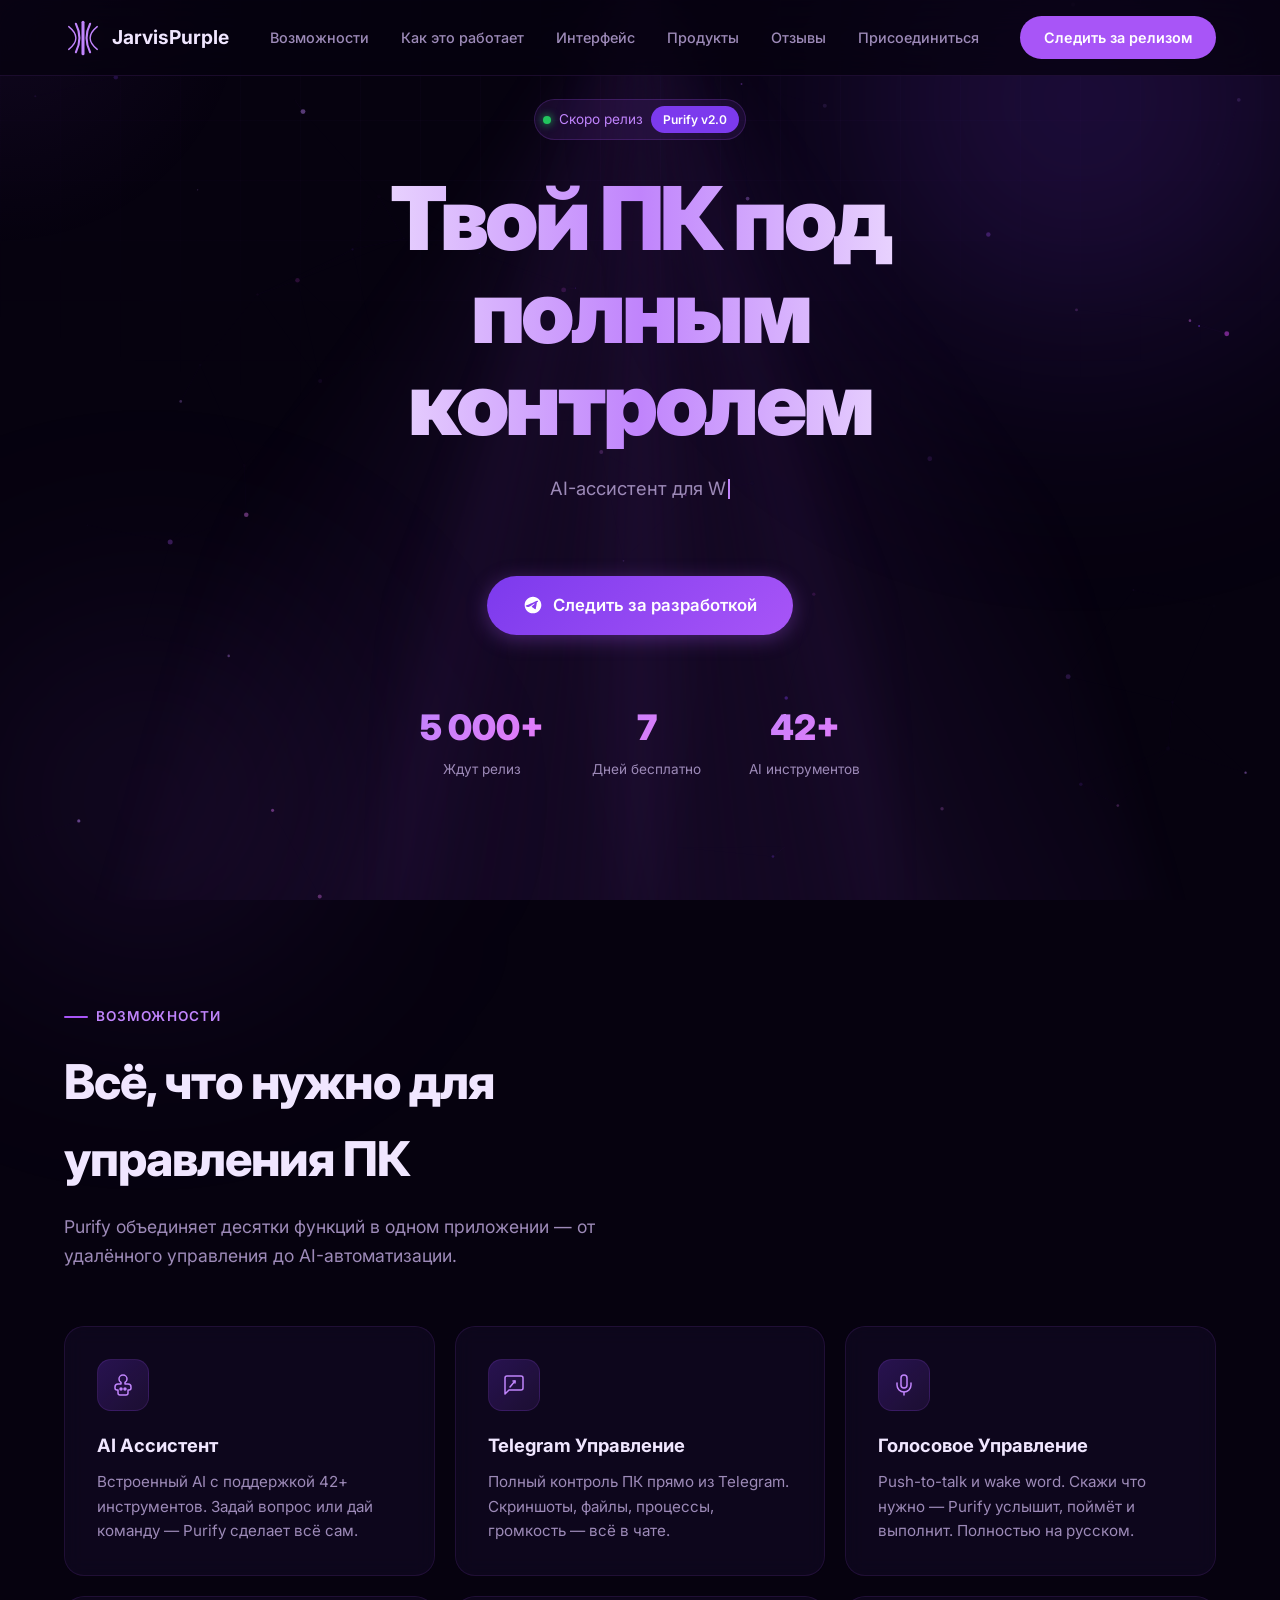
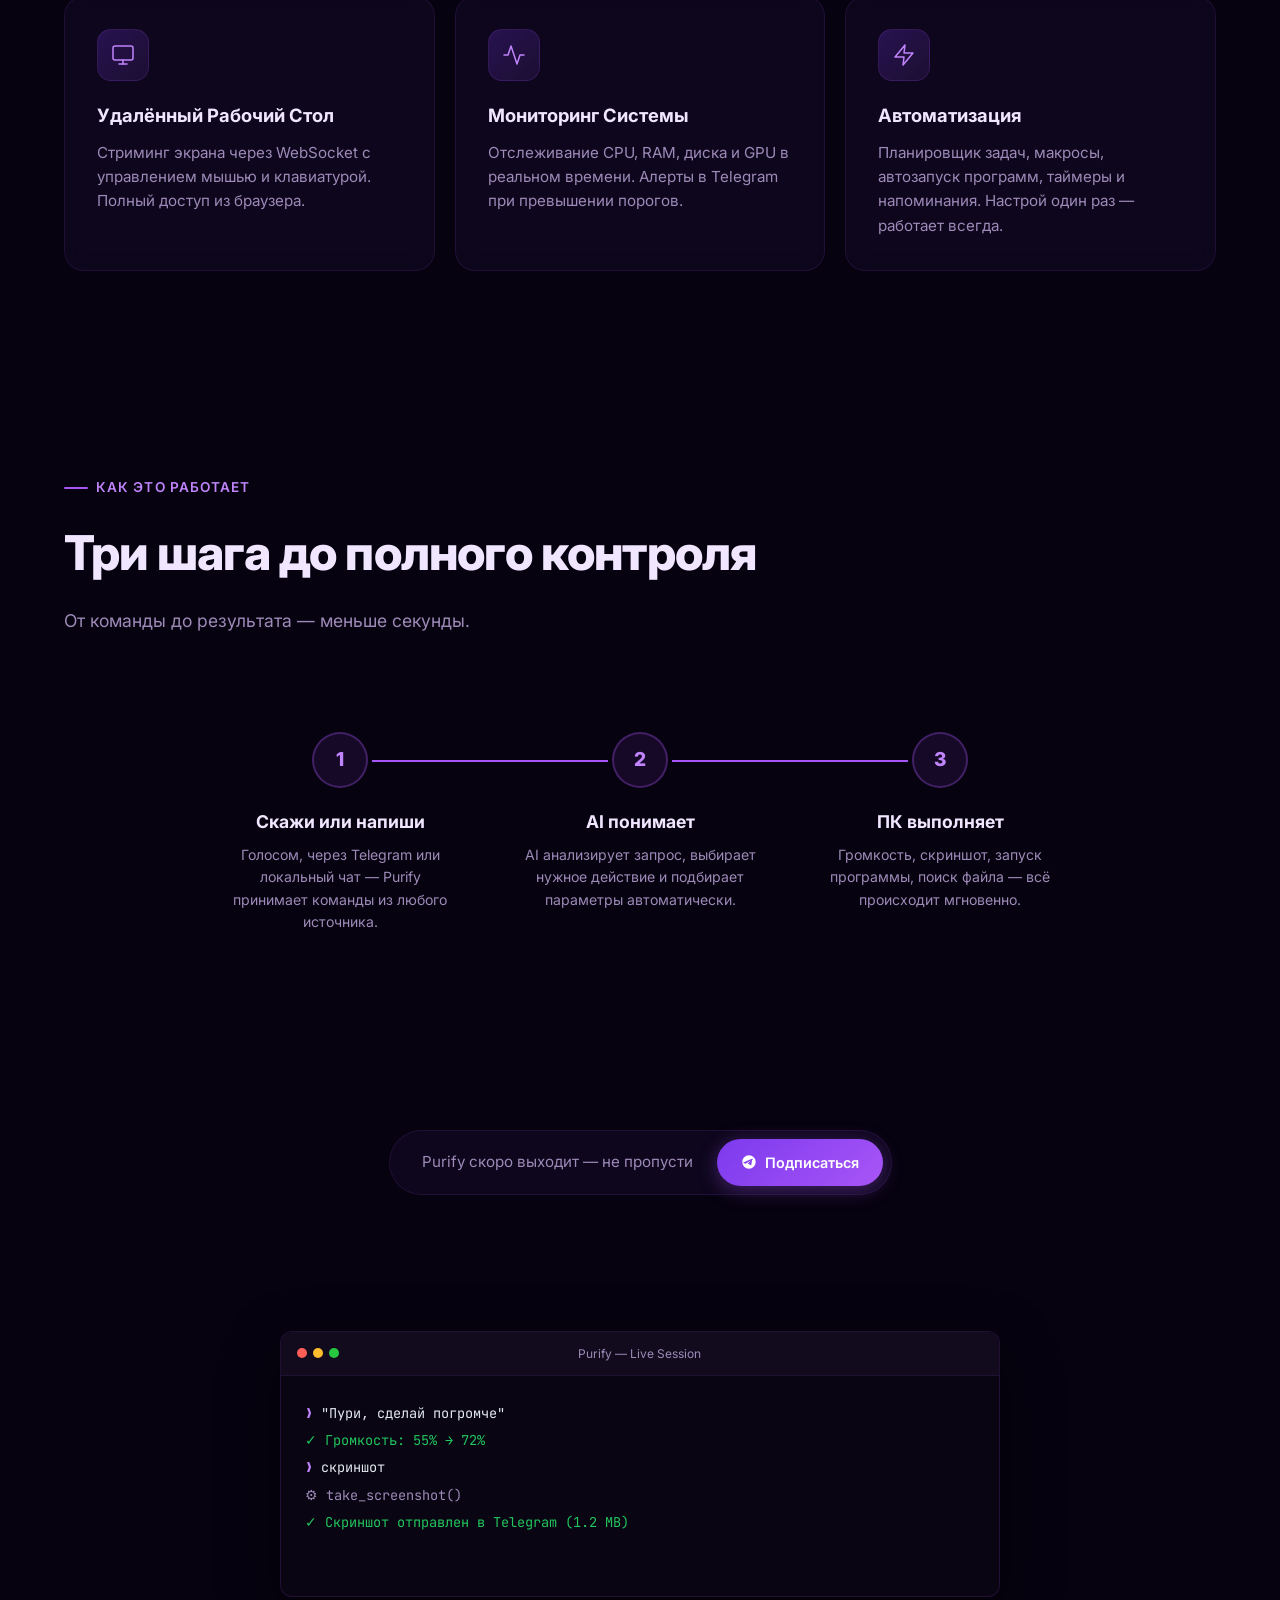
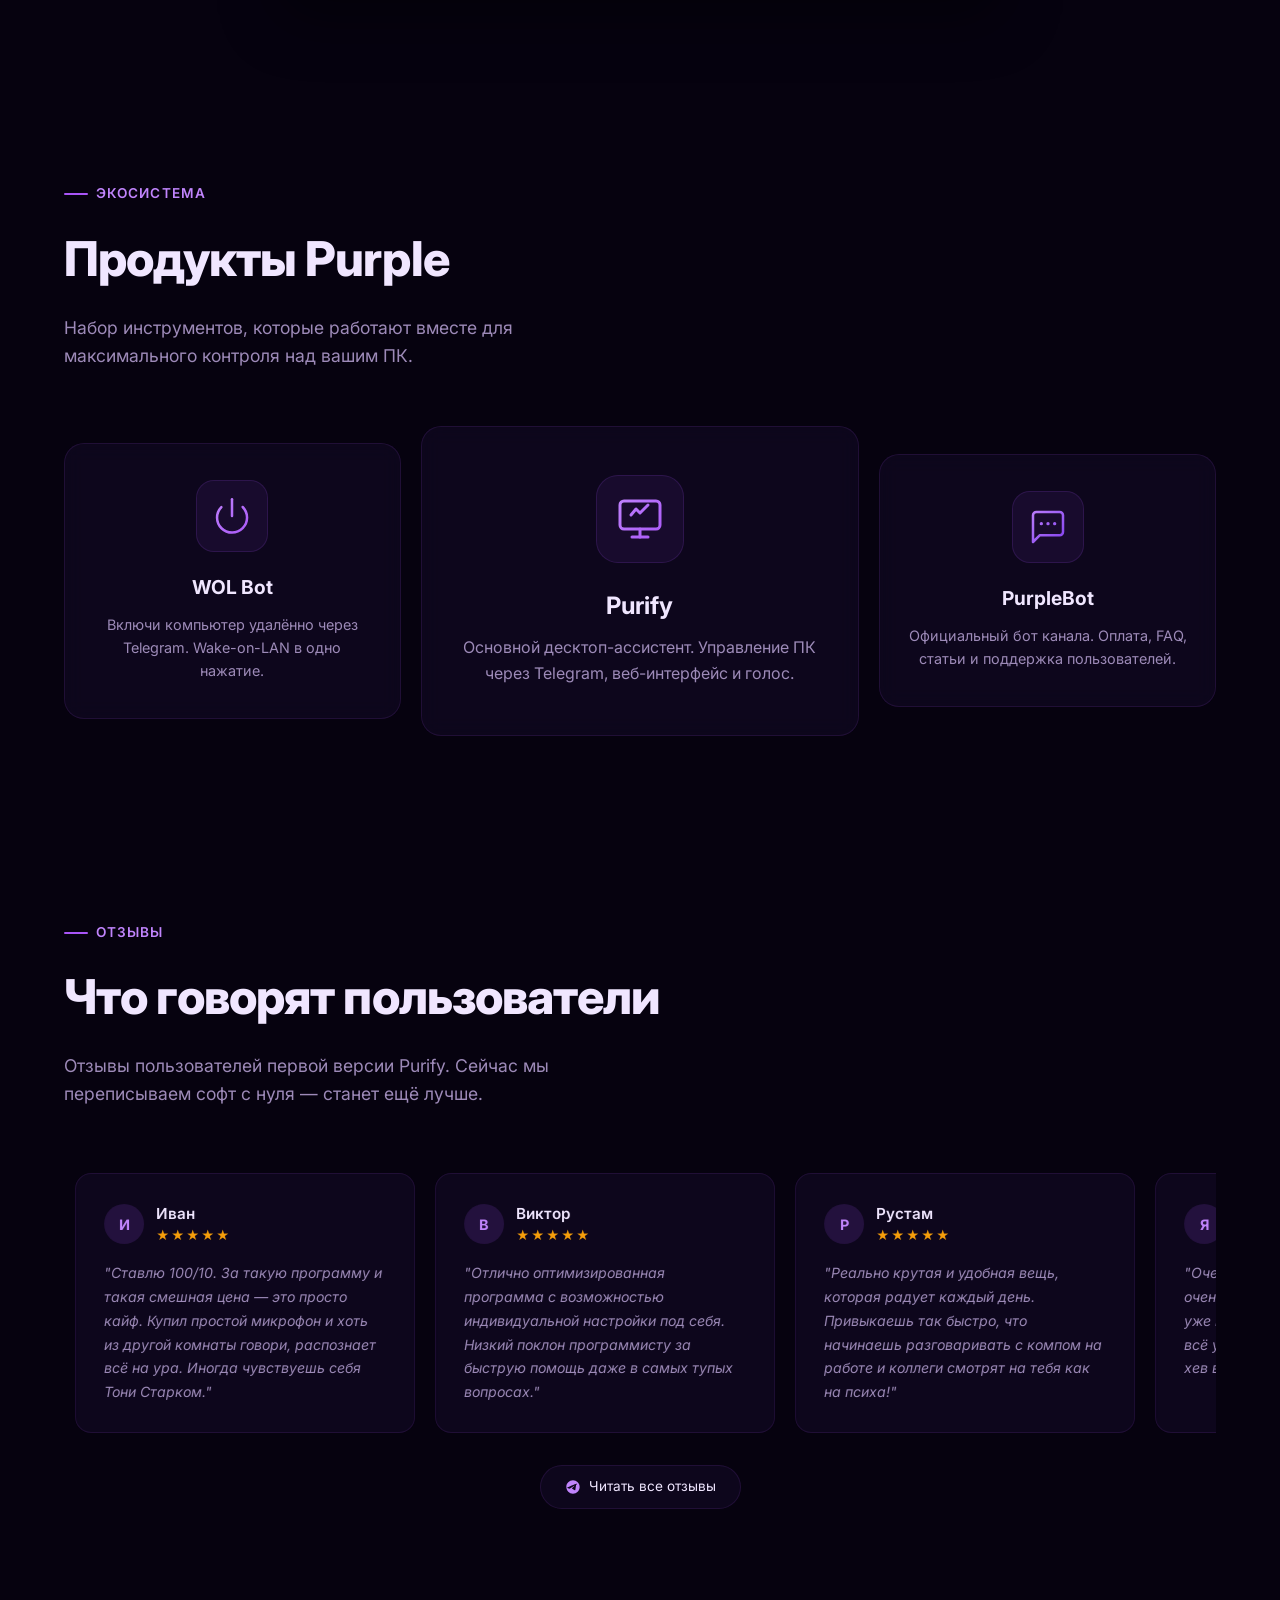
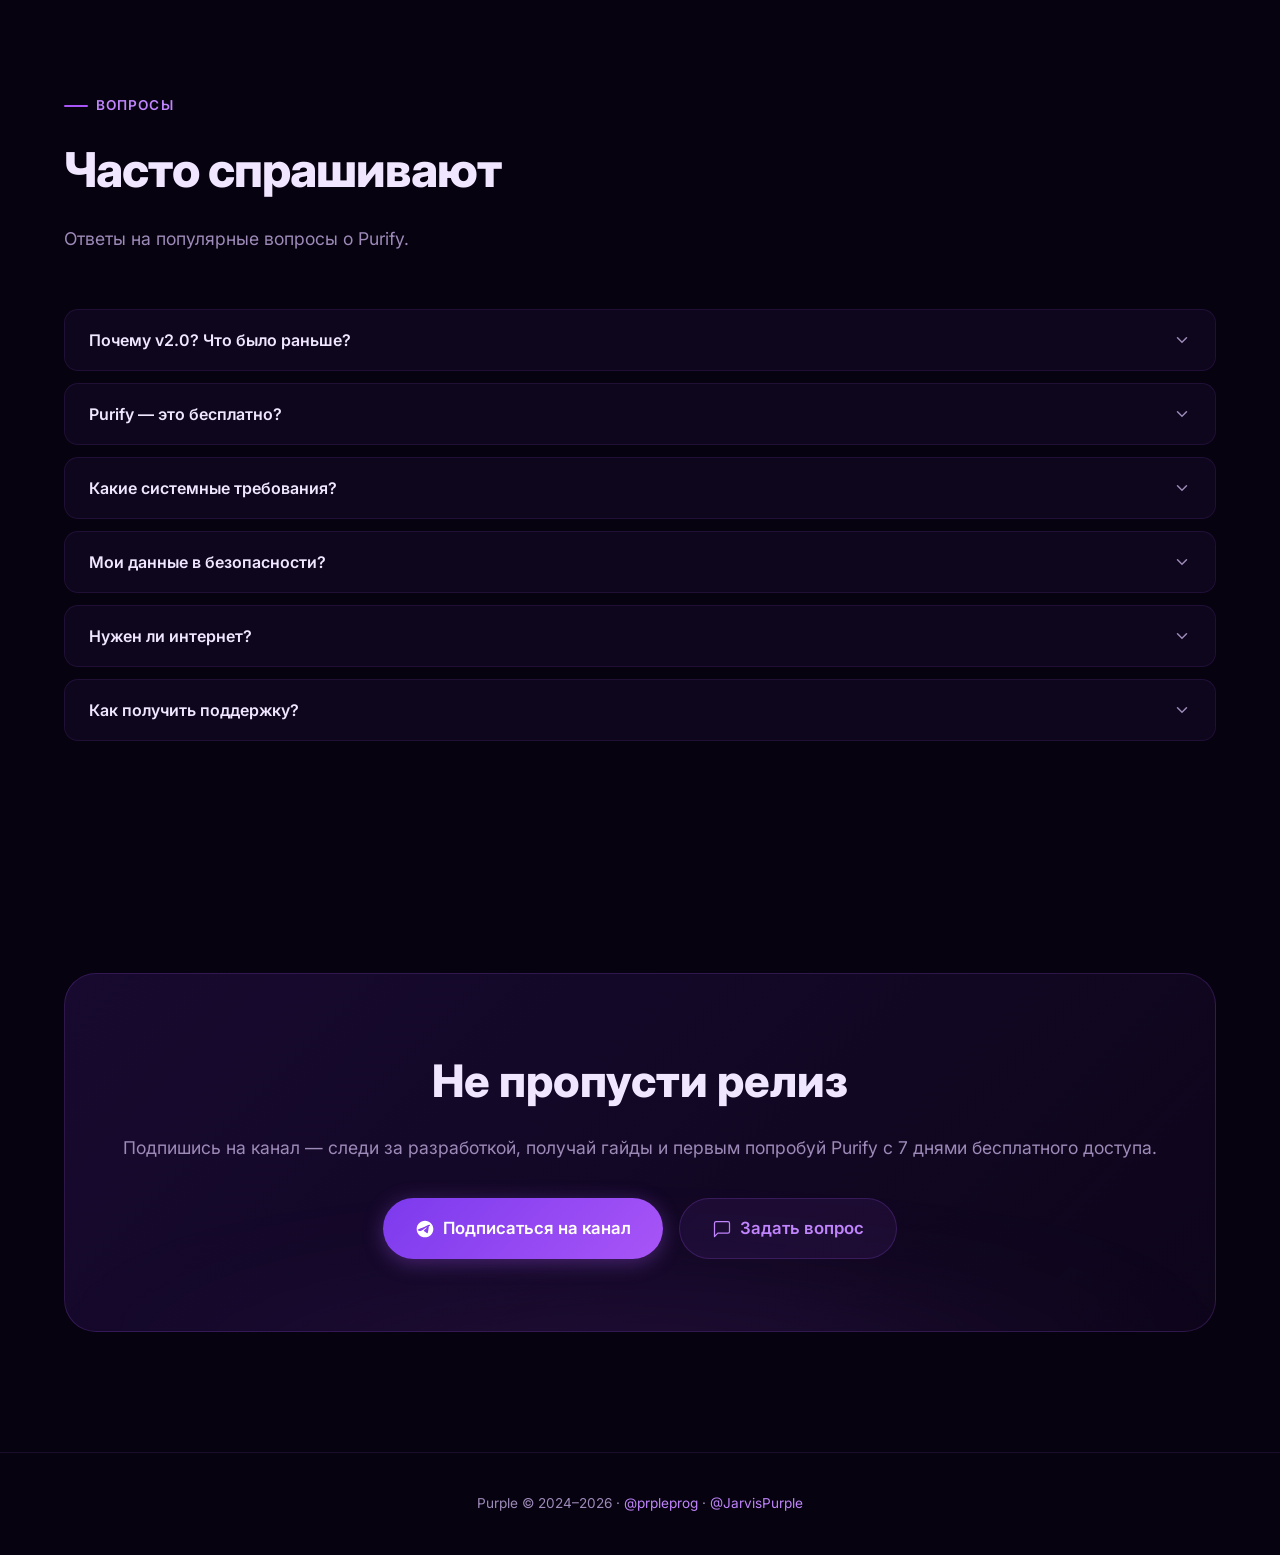
<file: index.html>
<!DOCTYPE html>
<html lang="ru">
<head>
    <meta charset="UTF-8">
    <meta name="viewport" content="width=device-width, initial-scale=1.0">
    <title>Purify — AI ассистент для Windows</title>
    <meta name="description" content="Purify — AI-ассистент для Windows. Управляй компьютером через Telegram, голосом и веб-интерфейс.">
    <meta property="og:title" content="Purify — AI ассистент для Windows">
    <meta property="og:description" content="Управляй компьютером через Telegram, голосом и веб-интерфейс. 42+ AI-инструментов.">
    <meta property="og:type" content="website">
    <meta property="og:image" content="https://jarvispurple.ru/og-image.png">
    <meta property="og:url" content="https://jarvispurple.ru">
    <meta name="twitter:card" content="summary_large_image">
    <meta name="twitter:image" content="https://jarvispurple.ru/og-image.png">
    <meta name="twitter:title" content="Purify — AI ассистент для Windows">
    <meta name="twitter:description" content="Управляй компьютером через Telegram, голосом и веб-интерфейс.">
    <meta name="keywords" content="Purify, AI ассистент, Windows, Telegram бот, управление ПК, голосовое управление, автоматизация, удалённый рабочий стол, Ollama">
    <meta name="robots" content="index, follow">
    <meta name="yandex-verification" content="b034c523d7379548">
    <meta name="theme-color" content="#06020f">
    <script type="application/ld+json">
    {
      "@context": "https://schema.org",
      "@type": "SoftwareApplication",
      "name": "Purify",
      "description": "AI-ассистент для Windows. Управляй компьютером через Telegram, голосом и веб-интерфейс.",
      "url": "https://jarvispurple.ru",
      "applicationCategory": "UtilitiesApplication",
      "operatingSystem": "Windows 10+",
      "offers": {
        "@type": "Offer",
        "price": "0",
        "priceCurrency": "RUB"
      },
      "featureList": ["AI ассистент", "Telegram управление", "Голосовое управление", "Удалённый рабочий стол", "Мониторинг системы", "Автоматизация"]
    }
    </script>
    <meta name="apple-mobile-web-app-status-bar-style" content="black-translucent">
    <link rel="icon" href="logo-warp.svg" type="image/svg+xml">
    <link rel="apple-touch-icon" href="logo-warp.svg">
    <link rel="canonical" href="https://jarvispurple.ru">
    <link rel="preconnect" href="https://fonts.googleapis.com">
    <link href="https://fonts.googleapis.com/css2?family=Inter:wght@300;400;500;600;700;800;900&family=JetBrains+Mono:wght@400;500&display=swap" rel="stylesheet">
    <style>
        *, *::before, *::after { margin: 0; padding: 0; box-sizing: border-box; }

        :root {
            --bg: #06020f;
            --bg-card: rgba(18, 10, 36, 0.65);
            --purple: #a855f7;
            --purple-light: #c084fc;
            --purple-dark: #7c3aed;
            --purple-glow: rgba(168, 85, 247, 0.35);
            --text: #f0e6ff;
            --text-dim: #9d8ab8;
            --border: rgba(168, 85, 247, 0.12);
        }

        html { scroll-behavior: smooth; }

        body {
            font-family: 'Inter', -apple-system, sans-serif;
            background: var(--bg);
            color: var(--text);
            overflow-x: hidden;
            line-height: 1.6;
        }

        /* === PARTICLE CANVAS === */
        #particles {
            position: fixed; inset: 0; z-index: 0;
            pointer-events: none;
        }

        /* === CURSOR GLOW === */
        .cursor-glow {
            position: fixed; width: 500px; height: 500px;
            border-radius: 50%; pointer-events: none; z-index: 0;
            background: radial-gradient(circle, rgba(168,85,247,0.07), transparent 70%);
            transform: translate(-50%, -50%);
            transition: opacity 0.3s;
        }

        /* === GRID BG === */
        .bg-grid {
            position: fixed; inset: 0; z-index: 0;
            background-image:
                linear-gradient(rgba(168,85,247,0.025) 1px, transparent 1px),
                linear-gradient(90deg, rgba(168,85,247,0.025) 1px, transparent 1px);
            background-size: 60px 60px;
            mask-image: radial-gradient(ellipse 80% 50% at 50% 0%, #000 30%, transparent 100%);
        }

        /* === SPOTLIGHT CONES === */
        .spotlight {
            position: fixed; top: 0; left: 0; right: 0;
            height: 100vh; pointer-events: none; z-index: 0; overflow: hidden;
        }
        .spotlight-cone {
            position: absolute; top: -60px; left: 50%; width: 500px; height: 120vh;
            background: conic-gradient(from 0deg at 50% 0%, transparent 44%, rgba(168,85,247,0.06) 49%, rgba(168,85,247,0.1) 50%, rgba(168,85,247,0.06) 51%, transparent 56%);
            transform-origin: 50% 0;
            filter: blur(20px);
        }
        .spotlight-cone:nth-child(1) { transform: translateX(-50%) rotate(-15deg); animation: spotSway1 14s ease-in-out infinite; }
        .spotlight-cone:nth-child(2) { transform: translateX(-50%) rotate(15deg); animation: spotSway2 18s ease-in-out infinite; }
        .spotlight-cone:nth-child(3) { transform: translateX(-50%) rotate(0deg); animation: spotSway3 22s ease-in-out infinite reverse; }

        @keyframes spotSway1 {
            0%,100% { transform: translateX(-50%) rotate(-15deg) scale(1); }
            50% { transform: translateX(-50%) rotate(-5deg) scale(1.1); }
        }
        @keyframes spotSway2 {
            0%,100% { transform: translateX(-50%) rotate(15deg) scale(1); }
            50% { transform: translateX(-50%) rotate(5deg) scale(1.15); }
        }
        @keyframes spotSway3 {
            0%,100% { transform: translateX(-50%) rotate(0deg) scale(1); }
            50% { transform: translateX(-50%) rotate(8deg) scale(1.05); }
        }

        .glow-orb {
            position: fixed; border-radius: 50%; filter: blur(120px);
            pointer-events: none; z-index: 0;
        }
        .glow-orb-1 {
            width: 700px; height: 700px; top: -250px; right: -150px;
            background: radial-gradient(circle, rgba(124,58,237,0.3), transparent 70%);
            animation: float1 8s ease-in-out infinite;
        }
        .glow-orb-2 {
            width: 500px; height: 500px; bottom: -150px; left: -100px;
            background: radial-gradient(circle, rgba(168,85,247,0.15), transparent 70%);
            animation: float2 10s ease-in-out infinite;
        }

        @keyframes float1 {
            0%, 100% { transform: translate(0, 0); }
            50% { transform: translate(-40px, 30px); }
        }
        @keyframes float2 {
            0%, 100% { transform: translate(0, 0); }
            50% { transform: translate(30px, -40px); }
        }

        /* === LAYOUT === */
        .container { max-width: 1200px; margin: 0 auto; padding: 0 24px; position: relative; z-index: 1; }

        /* === NAV === */
        nav {
            position: fixed; top: 0; left: 0; right: 0; z-index: 100;
            padding: 16px 0;
            background: rgba(6, 2, 15, 0.75);
            backdrop-filter: blur(24px);
            border-bottom: 1px solid var(--border);
        }
        nav .container { display: flex; justify-content: space-between; align-items: center; }
        .logo { display: flex; align-items: center; gap: 10px; font-weight: 700; font-size: 1.2rem; text-decoration: none; color: var(--text); }
        .logo-svg { flex-shrink: 0; }

        .nav-links { display: flex; gap: 32px; list-style: none; }
        .nav-links li { list-style: none; }
        .nav-links a {
            color: var(--text-dim); text-decoration: none; font-size: 0.9rem;
            font-weight: 500; transition: color 0.3s;
        }
        .nav-links a:hover { color: var(--text); }
        .nav-cta {
            background: var(--purple); color: white; border: none; padding: 10px 24px;
            border-radius: 100px; font-weight: 600; font-size: 0.9rem; cursor: pointer;
            transition: all 0.3s; text-decoration: none;
            position: relative; overflow: hidden;
        }
        .nav-cta::before {
            content: ''; position: absolute; inset: 0;
            background: linear-gradient(90deg, transparent, rgba(255,255,255,0.2), transparent);
            transform: translateX(-100%);
            animation: btnShine 3s ease-in-out infinite;
        }
        @keyframes btnShine { 0%,70%,100% { transform: translateX(-100%); } 50% { transform: translateX(100%); } }
        .nav-cta:hover { background: var(--purple-light); transform: translateY(-1px); box-shadow: 0 8px 30px var(--purple-glow); }

        /* === HERO === */
        .hero {
            min-height: 100vh; display: flex; align-items: center; justify-content: center;
            text-align: center; padding-top: 80px; position: relative;
        }
        .hero-content { max-width: 800px; }

        .badge {
            display: inline-flex; align-items: center; gap: 8px;
            background: rgba(168,85,247,0.1); border: 1px solid rgba(168,85,247,0.2);
            border-radius: 100px; padding: 6px 6px 6px 8px; margin-bottom: 32px;
            font-size: 0.85rem; color: var(--purple-light);
            animation: fadeInUp 0.8s ease-out;
        }
        .badge-dot {
            width: 8px; height: 8px; border-radius: 50%; background: #22c55e;
            box-shadow: 0 0 8px #22c55e;
            animation: pulse-dot 2s infinite;
        }
        .badge-tag {
            background: var(--purple-dark); color: white; padding: 4px 12px;
            border-radius: 100px; font-size: 0.75rem; font-weight: 600;
        }

        @keyframes pulse-dot {
            0%, 100% { opacity: 1; box-shadow: 0 0 8px #22c55e; }
            50% { opacity: 0.4; box-shadow: 0 0 16px #22c55e; }
        }

        /* HERO TITLE — shimmer gradient */
        .hero h1 {
            font-size: clamp(3rem, 7.5vw, 5.5rem); font-weight: 900;
            line-height: 1.05; margin-bottom: 24px; letter-spacing: -0.04em;
            background: linear-gradient(
                90deg, #fff 0%, var(--purple-light) 25%, #fff 50%, var(--purple-light) 75%, #fff 100%
            );
            background-size: 200% 100%;
            -webkit-background-clip: text; -webkit-text-fill-color: transparent;
            background-clip: text;
            animation: fadeInUp 0.8s ease-out 0.1s both, shimmer 4s ease-in-out infinite 1s;
        }
        @keyframes shimmer {
            0%,100% { background-position: 0% 50%; }
            50% { background-position: 100% 50%; }
        }

        /* TYPING SUBTITLE */
        .hero-subtitle {
            font-size: 1.15rem; color: var(--text-dim); max-width: 560px;
            margin: 0 auto 40px; line-height: 1.7; min-height: 3.4em;
            animation: fadeInUp 0.8s ease-out 0.2s both;
        }
        .typing-cursor {
            display: inline-block; width: 2px; height: 1.1em; background: var(--purple-light);
            margin-left: 2px; vertical-align: text-bottom;
            animation: blink 0.8s step-end infinite;
        }
        @keyframes blink { 0%,100% { opacity: 1; } 50% { opacity: 0; } }

        .hero-buttons {
            display: flex; gap: 16px; justify-content: center; flex-wrap: wrap;
            animation: fadeInUp 0.8s ease-out 0.3s both;
        }

        .btn-primary {
            background: linear-gradient(135deg, var(--purple-dark), var(--purple));
            color: white; padding: 16px 36px; border-radius: 100px;
            font-weight: 600; font-size: 1.05rem; text-decoration: none;
            transition: all 0.3s; border: none; cursor: pointer;
            box-shadow: 0 4px 20px var(--purple-glow);
            position: relative; overflow: hidden;
        }
        .btn-primary:hover { transform: translateY(-2px); box-shadow: 0 8px 40px rgba(168,85,247,0.45); }

        .btn-secondary {
            background: rgba(168,85,247,0.08); color: var(--purple-light);
            padding: 16px 36px; border-radius: 100px; font-weight: 600;
            font-size: 1.05rem; text-decoration: none; transition: all 0.3s;
            border: 1px solid rgba(168,85,247,0.2);
        }
        .btn-secondary:hover { background: rgba(168,85,247,0.15); transform: translateY(-2px); }

        /* ANIMATED COUNTERS */
        .hero-stats {
            display: flex; gap: 48px; justify-content: center; margin-top: 64px;
            animation: fadeInUp 0.8s ease-out 0.4s both;
        }
        .stat { text-align: center; }
        .stat-value {
            font-size: 2.2rem; font-weight: 900;
            background: linear-gradient(135deg, var(--purple-light), #e879f9);
            -webkit-background-clip: text; -webkit-text-fill-color: transparent;
            background-clip: text;
        }
        .stat-label { font-size: 0.85rem; color: var(--text-dim); margin-top: 4px; }

        /* === SECTIONS === */
        section { padding: 100px 0; }
        .section-label {
            display: inline-flex; align-items: center; gap: 8px;
            color: var(--purple-light); font-size: 0.85rem; font-weight: 600;
            text-transform: uppercase; letter-spacing: 0.08em; margin-bottom: 16px;
        }
        .section-label::before {
            content: ''; width: 24px; height: 2px;
            background: var(--purple); border-radius: 2px;
        }
        .section-title {
            font-size: clamp(2rem, 4vw, 3rem); font-weight: 800;
            letter-spacing: -0.02em; margin-bottom: 16px;
        }
        .section-desc { color: var(--text-dim); font-size: 1.1rem; max-width: 560px; margin-bottom: 56px; }

        /* === FEATURES — 3D TILT + GLOW BORDER === */
        .features-grid {
            display: grid; grid-template-columns: repeat(auto-fit, minmax(340px, 1fr));
            gap: 20px;
        }
        .feature-card {
            background: var(--bg-card); border: 1px solid var(--border);
            border-radius: 20px; padding: 32px; transition: all 0.3s;
            backdrop-filter: blur(10px);
            position: relative; overflow: hidden;
        }
        .feature-card:hover {
            border-color: rgba(168,85,247,0.35); transform: translateY(-4px);
            box-shadow: 0 20px 60px rgba(168,85,247,0.1);
        }
        .feature-icon {
            width: 52px; height: 52px; border-radius: 14px;
            background: linear-gradient(135deg, rgba(124,58,237,0.25), rgba(168,85,247,0.1));
            display: flex; align-items: center; justify-content: center;
            margin-bottom: 20px;
            border: 1px solid rgba(168,85,247,0.15);
        }
        .feature-card h3 { font-size: 1.15rem; font-weight: 700; margin-bottom: 10px; }
        .feature-card p { color: var(--text-dim); font-size: 0.95rem; line-height: 1.6; }

        /* === PRODUCTS — BORDER BEAM === */
        .products-grid {
            display: grid; grid-template-columns: 1fr 1.3fr 1fr;
            gap: 20px; align-items: center;
        }
        .products-grid .product-card.featured {
            padding: 48px 32px;
        }
        .products-grid .product-card.featured .product-icon {
            width: 88px; height: 88px; border-radius: 22px;
            margin-bottom: 24px;
        }
        .products-grid .product-card.featured .product-icon svg {
            width: 48px; height: 48px;
        }
        .products-grid .product-card.featured h3 {
            font-size: 1.5rem;
        }
        .products-grid .product-card.featured p {
            font-size: 1rem;
        }
        .product-card {
            background: var(--bg-card); border: 1px solid var(--border);
            border-radius: 20px; padding: 36px 28px; text-align: center;
            transition: transform 0.2s ease-out, border-color 0.3s, box-shadow 0.3s;
            backdrop-filter: blur(10px);
            position: relative; overflow: hidden;
        }
        .product-card:hover {
            border-color: rgba(168,85,247,0.35); transform: translateY(-6px);
            box-shadow: 0 24px 60px rgba(168,85,247,0.12);
        }
        .product-icon {
            display: flex; align-items: center; justify-content: center;
            width: 72px; height: 72px; margin: 0 auto 20px;
            border-radius: 18px;
            background: rgba(168,85,247,0.08);
            border: 1px solid rgba(168,85,247,0.15);
        }
        .product-card h3 { font-size: 1.2rem; font-weight: 700; margin-bottom: 10px; }
        .product-card p { color: var(--text-dim); font-size: 0.9rem; line-height: 1.6; }
        .product-tag {
            display: inline-block; margin-top: 16px; padding: 6px 16px;
            background: rgba(168,85,247,0.1); border: 1px solid rgba(168,85,247,0.2);
            border-radius: 100px; font-size: 0.8rem; color: var(--purple-light); font-weight: 500;
        }

        /* === CTA === */
        .cta-section { text-align: center; padding: 120px 0; }
        .cta-box {
            background: linear-gradient(135deg, rgba(124,58,237,0.15), rgba(168,85,247,0.05));
            border: 1px solid rgba(168,85,247,0.2);
            border-radius: 32px; padding: 72px 40px;
            position: relative; overflow: hidden;
        }
        .cta-box::before {
            content: ''; position: absolute; bottom: -40%; left: 50%; transform: translateX(-50%);
            width: 120%; height: 60%;
            background: radial-gradient(ellipse, rgba(168,85,247,0.15), transparent 60%);
            filter: blur(60px);
            animation: ctaPulse 4s ease-in-out infinite;
        }
        @keyframes ctaPulse {
            0%,100% { opacity: 0.5; transform: translateX(-50%) scale(1); }
            50% { opacity: 1; transform: translateX(-50%) scale(1.1); }
        }
        .cta-box h2 {
            font-size: clamp(2rem, 4vw, 2.8rem); font-weight: 800;
            margin-bottom: 16px; position: relative;
        }
        .cta-box p { color: var(--text-dim); font-size: 1.1rem; margin-bottom: 36px; position: relative; }
        .cta-buttons { display: flex; gap: 16px; justify-content: center; flex-wrap: wrap; position: relative; }
        .cta-buttons .btn-primary, .cta-buttons .btn-secondary { display: inline-flex; align-items: center; font-size: 1.05rem; padding: 16px 32px; }

        /* === FOOTER === */
        footer {
            border-top: 1px solid var(--border); padding: 40px 0;
            text-align: center; color: var(--text-dim); font-size: 0.85rem;
        }
        footer a { color: var(--purple-light); text-decoration: none; }

        /* === FOCUS === */
        :focus-visible { outline: 2px solid var(--purple-light); outline-offset: 2px; }
        button:focus-visible, a:focus-visible { outline: 2px solid var(--purple-light); outline-offset: 2px; }

        /* === REVIEWS ALL LINK === */
        .reviews-all-link {
            display: inline-flex; align-items: center; gap: 8px;
            padding: 10px 24px; border-radius: 100px; font-size: 0.85rem;
            text-decoration: none; color: var(--text);
            border: 1px solid var(--border); background: var(--bg-card);
            transition: border-color 0.3s, transform 0.3s;
        }
        .reviews-all-link:hover { border-color: rgba(168,85,247,0.4); transform: translateY(-2px); }
        .reviews-all-link svg { color: var(--purple-light); }

        /* === ANIMATIONS === */
        @keyframes fadeInUp {
            from { opacity: 0; transform: translateY(28px); }
            to { opacity: 1; transform: translateY(0); }
        }

        .reveal {
            opacity: 0; transform: translateY(30px);
            transition: opacity 0.7s ease, transform 0.7s ease;
        }
        .reveal.visible { opacity: 1; transform: translateY(0); }

        /* Staggered reveal for children */
        .features-grid .feature-card:nth-child(1) { transition-delay: 0s; }
        .features-grid .feature-card:nth-child(2) { transition-delay: 0.1s; }
        .features-grid .feature-card:nth-child(3) { transition-delay: 0.2s; }
        .features-grid .feature-card:nth-child(4) { transition-delay: 0.3s; }
        .features-grid .feature-card:nth-child(5) { transition-delay: 0.4s; }
        .features-grid .feature-card:nth-child(6) { transition-delay: 0.5s; }

        .products-grid .product-card:nth-child(1) { transition-delay: 0s; }
        .products-grid .product-card:nth-child(2) { transition-delay: 0.1s; }
        .products-grid .product-card:nth-child(3) { transition-delay: 0.2s; }

        /* === LIVE DEMO === */
        .demo-outer {
            width: 1280px; max-width: 100%; margin: 0 auto;
        }
        .demo-window {
            border-radius: 12px; overflow: hidden;
            border: 1px solid rgba(168,85,247,0.2);
            box-shadow: 0 20px 80px rgba(0,0,0,0.5), 0 0 40px rgba(168,85,247,0.08);
            background: #0d0d1a;
        }
        .demo-titlebar {
            display: flex; align-items: center; gap: 8px;
            padding: 10px 16px; background: rgba(18,12,30,0.95);
            border-bottom: 1px solid rgba(168,85,247,0.1);
        }
        .demo-dots {
            display: flex; gap: 6px;
        }
        .demo-dot {
            width: 10px; height: 10px; border-radius: 50%;
        }
        .demo-dot:nth-child(1) { background: #ff5f57; }
        .demo-dot:nth-child(2) { background: #febc2e; }
        .demo-dot:nth-child(3) { background: #28c840; }
        .demo-titlebar-text {
            flex: 1; text-align: center; font-size: 0.75rem;
            color: var(--text-dim); font-weight: 500;
        }
        .demo-frame {
            width: 100%; height: 800px; border: none; display: block;
            background: #06020f;
        }
        .demo-hint {
            text-align: center; margin-top: 16px;
            color: var(--text-dim); font-size: 0.85rem;
        }
        .dev-badge {
            color: var(--purple-light); border-color: rgba(168,85,247,0.25);
            animation: devPulse 2.5s ease-in-out infinite;
            position: relative;
        }
        .dev-badge::before {
            content: ''; position: absolute; inset: -1px; border-radius: inherit;
            background: linear-gradient(90deg, transparent, rgba(168,85,247,0.15), transparent);
            background-size: 200% 100%;
            animation: devShine 3s linear infinite;
            z-index: -1;
        }
        @keyframes devPulse {
            0%, 100% { opacity: 1; }
            50% { opacity: 0.6; }
        }
        @keyframes devShine {
            to { background-position: 200% 0; }
        }
        .demo-hint span {
            display: inline-flex; align-items: center; gap: 6px;
            background: rgba(168,85,247,0.08); border: 1px solid rgba(168,85,247,0.15);
            border-radius: 100px; padding: 6px 14px;
        }


        /* === HOW IT WORKS === */
        .steps-grid { display: grid; grid-template-columns: repeat(3, 1fr); gap: 0; position: relative; max-width: 900px; margin: 0 auto; }
        .step { text-align: center; padding: 40px 32px; position: relative; }
        .step-num { width: 56px; height: 56px; border-radius: 50%; display: flex; align-items: center; justify-content: center; margin: 0 auto 20px; font-weight: 800; font-size: 1.2rem; background: rgba(168,85,247,0.1); border: 2px solid rgba(168,85,247,0.3); color: var(--purple-light); position: relative; z-index: 1; }
        .step h3 { font-size: 1.1rem; margin-bottom: 8px; }
        .step p { color: var(--text-dim); font-size: 0.88rem; line-height: 1.6; }
        .step-line-wrap { position: absolute; top: 68px; height: 2px; background: rgba(168,85,247,0.15); z-index: 0; }
        .step-line-wrap.line-1 { left: calc(100% / 6 + 32px); width: calc(100% / 3 - 64px); }
        .step-line-wrap.line-2 { left: calc(100% / 2 + 32px); width: calc(100% / 3 - 64px); }
        .step-line-fill { height: 100%; width: 0; background: var(--purple); transition: width 1s ease; }

        /* === TERMINAL === */
        .terminal-section { padding: 80px 0; }
        .terminal { max-width: 720px; margin: 0 auto; border-radius: 12px; overflow: hidden; border: 1px solid rgba(168,85,247,0.15); background: rgba(10,6,20,0.9); box-shadow: 0 20px 60px rgba(0,0,0,0.4); }
        .terminal-header { display: flex; align-items: center; gap: 8px; padding: 12px 16px; background: rgba(18,12,30,0.95); border-bottom: 1px solid rgba(168,85,247,0.1); }
        .terminal-dots { display: flex; gap: 6px; }
        .terminal-dot { width: 10px; height: 10px; border-radius: 50%; }
        .terminal-dot:nth-child(1) { background: #ff5f57; }
        .terminal-dot:nth-child(2) { background: #febc2e; }
        .terminal-dot:nth-child(3) { background: #28c840; }
        .terminal-title { flex: 1; text-align: center; font-size: 0.75rem; color: var(--text-dim); }
        .terminal-body { padding: 24px; font-family: 'JetBrains Mono', 'Fira Code', monospace; font-size: 0.85rem; line-height: 2; min-height: 220px; }
        .terminal-line { opacity: 0; animation: termFadeIn 0.3s forwards; }
        .terminal-line .prompt { color: var(--purple-light); }
        .terminal-line .cmd { color: #e2e8f0; }
        .terminal-line .result { color: #22c55e; }
        .terminal-line .dim { color: var(--text-dim); }
        @keyframes termFadeIn { to { opacity: 1; } }


        /* === REVIEWS === */
        .reviews-section { padding: 80px 0; overflow: hidden; }
        .reviews-carousel { position: relative; max-width: 1200px; margin: 0 auto; overflow: hidden; padding: 8px 0; }
        .reviews-track { display: flex; gap: 20px; will-change: transform; width: max-content; }
        .reviews-track.carousel-mode { width: auto; transition: transform 0.4s cubic-bezier(0.25, 0.1, 0.25, 1); cursor: grab; user-select: none; }
        .reviews-track.carousel-mode.dragging { transition: none; cursor: grabbing; }
        .reviews-track.dragging { transition: none; cursor: grabbing; }
        .review-card { flex: 0 0 340px; background: var(--bg-card); border: 1px solid var(--border); border-radius: 16px; padding: 28px; text-decoration: none; color: inherit; display: block; transition: border-color 0.3s; cursor: pointer; }
        .review-card:hover { border-color: rgba(168,85,247,0.35); }
        .review-header { display: flex; align-items: center; gap: 12px; margin-bottom: 14px; }
        .review-avatar { width: 40px; height: 40px; border-radius: 50%; background: rgba(168,85,247,0.15); display: flex; align-items: center; justify-content: center; font-weight: 700; color: var(--purple-light); font-size: 0.9rem; }
        .review-name { font-weight: 600; font-size: 0.95rem; }
        .review-stars { color: #f59e0b; font-size: 0.8rem; letter-spacing: 2px; }
        .review-text { color: var(--text-dim); font-size: 0.88rem; line-height: 1.7; font-style: italic; }
        .carousel-nav { display: flex; justify-content: center; gap: 8px; margin-top: 24px; }
        .features-nav { display: none; }
        .products-nav { display: none; }
        .carousel-dot { width: 8px; height: 8px; border-radius: 50%; background: rgba(168,85,247,0.2); border: none; cursor: pointer; padding: 0; transition: all 0.3s; }
        .carousel-dot.active { background: var(--purple); width: 24px; border-radius: 4px; }

        /* === FAQ === */
        .faq-list { max-width: 100%; }
        .faq-item {
            border: 1px solid var(--border); border-radius: 14px;
            margin-bottom: 12px; background: var(--bg-card);
            transition: border-color 0.3s;
        }
        .faq-item:hover { border-color: rgba(168,85,247,0.25); }
        .faq-item.open { border-color: rgba(168,85,247,0.3); }
        .faq-question {
            width: 100%; background: none; border: none; color: var(--text);
            font-family: inherit; font-size: 1rem; font-weight: 600;
            padding: 20px 24px; text-align: left; cursor: pointer;
            display: flex; justify-content: space-between; align-items: center; gap: 16px;
            transition: color 0.2s;
        }
        .faq-question:hover { color: var(--purple-light); }
        .faq-arrow {
            flex-shrink: 0; width: 18px; height: 18px; color: var(--text-dim);
            transition: transform 0.4s cubic-bezier(0.4, 0, 0.2, 1), color 0.2s;
        }
        .faq-item.open .faq-arrow { transform: rotate(180deg); color: var(--purple-light); }
        .faq-answer-wrap {
            display: grid; grid-template-rows: 0fr;
            transition: grid-template-rows 0.4s cubic-bezier(0.4, 0, 0.2, 1);
        }
        .faq-item.open .faq-answer-wrap { grid-template-rows: 1fr; }
        .faq-answer {
            overflow: hidden;
            color: var(--text-dim); font-size: 0.92rem; line-height: 1.7;
        }
        .faq-answer-inner { padding: 0 24px 20px; }

        /* === MOBILE MENU === */
        .menu-toggle {
            display: none; background: none; border: none; cursor: pointer;
            padding: 8px; color: var(--text);
        }
        .mobile-menu {
            display: none; position: fixed; top: 0; left: 0; right: 0; bottom: 0;
            background: rgba(6,2,15,0.95); backdrop-filter: blur(24px);
            z-index: 200; flex-direction: column; align-items: center; justify-content: center; gap: 24px;
        }
        .mobile-menu.open { display: flex; }
        .mobile-menu a {
            color: var(--text); text-decoration: none; font-size: 1.3rem; font-weight: 600;
            padding: 12px 0; transition: color 0.2s;
        }
        .mobile-menu a:hover { color: var(--purple-light); }
        .mobile-menu-close {
            position: absolute; top: 20px; right: 24px;
            background: none; border: none; color: var(--text); cursor: pointer;
        }

        /* === MID CTA === */
        .mid-cta {
            text-align: center; padding: 56px 0;
        }
        .mid-cta-inner {
            display: inline-flex; align-items: center; gap: 24px; flex-wrap: wrap; justify-content: center;
            background: var(--bg-card); border: 1px solid var(--border);
            border-radius: 100px; padding: 8px 8px 8px 32px;
        }
        .mid-cta-inner p { color: var(--text-dim); font-size: 0.95rem; margin: 0; }
        .mid-cta-inner .btn-primary { padding: 12px 24px; font-size: 0.9rem; display: inline-flex; align-items: center; gap: 8px; }


        /* === MOBILE === */
        @media (max-width: 1350px) {
            #showcase { display: none; }
        }
        @media (max-width: 768px) {
            .nav-links { display: none; }
            .nav-cta { display: none; }
            .menu-toggle { display: block; }
            .hero { min-height: auto; padding: 120px 0 60px; }
            .hero h1 { font-size: 2.2rem; }
            .hero-stats { gap: 24px; }
            .stat-value { font-size: 1.5rem; }
            .features-wrap { overflow: hidden; }
            .features-grid {
                display: flex !important; gap: 12px;
                transition: transform 0.4s cubic-bezier(0.25, 0.1, 0.25, 1);
                will-change: transform; cursor: grab; user-select: none;
            }
            .features-grid.dragging { transition: none; cursor: grabbing; }
            .feature-card { flex: 0 0 calc(100% - 12px); padding: 20px; border-radius: 14px; min-width: 0; }
            .feature-icon { width: 44px; height: 44px; border-radius: 12px; margin-bottom: 14px; }
            .feature-icon svg { width: 20px; height: 20px; }
            .feature-card h3 { font-size: 0.95rem; margin-bottom: 6px; }
            .feature-card p { font-size: 0.82rem; line-height: 1.5; }
            .features-nav { display: flex; }
            .feature-card.reveal { opacity: 1; transform: none; transition: none; }
            .products-wrap { overflow: hidden; }
            .products-grid {
                display: flex !important; gap: 12px;
                transition: transform 0.4s cubic-bezier(0.25, 0.1, 0.25, 1);
                will-change: transform; cursor: grab; user-select: none;
            }
            .products-grid.dragging { transition: none; cursor: grabbing; }
            .product-card { flex: 0 0 calc(100% - 12px); padding: 24px 20px; border-radius: 14px; }
            .products-grid .product-card.featured { padding: 28px 20px; flex: 0 0 calc(100% - 12px); }
            .products-grid .product-card.featured .product-icon { width: 64px; height: 64px; margin-bottom: 16px; }
            .products-grid .product-card.featured .product-icon svg { width: 36px; height: 36px; }
            .products-grid .product-card.featured h3 { font-size: 1.2rem; }
            .products-grid .product-card.featured p { font-size: 0.9rem; }
            .product-icon { width: 56px; height: 56px; margin-bottom: 14px; border-radius: 14px; }
            .product-icon svg { width: 28px; height: 28px; }
            .product-card h3 { font-size: 1rem; margin-bottom: 6px; }
            .product-card p { font-size: 0.85rem; }
            .products-nav { display: flex; }
            .cta-box { padding: 48px 24px; }
            .cta-buttons { flex-direction: column; align-items: stretch; }
            .cta-buttons .btn-primary, .cta-buttons .btn-secondary { justify-content: center; }
            .steps-grid { grid-template-columns: 1fr; gap: 0; }
            .step { padding: 16px 0; }
            .step-num { width: 44px; height: 44px; font-size: 1rem; margin-bottom: 12px; }
            .step h3 { font-size: 1rem; }
            .step p { font-size: 0.82rem; }
            .step-line-wrap { display: none; }
            .review-card { flex: 0 0 calc(100% - 20px); }
            .spotlight { display: none; }
            .cursor-glow { display: none; }
            section { padding: 64px 0; }
            .section-title { font-size: 1.6rem; }
            .section-desc { font-size: 0.95rem; margin-bottom: 36px; }
            .terminal { margin: 0 -8px; border-radius: 8px; }
            .terminal-body { padding: 16px; font-size: 0.75rem; }
            .mid-cta-inner { flex-direction: column; border-radius: 20px; padding: 24px; gap: 16px; }
            .faq-question { font-size: 0.92rem; padding: 18px 20px; }
            .faq-answer-inner { padding: 0 20px 18px; font-size: 0.88rem; }
        }
        @media (max-width: 480px) {
            .hero h1 { font-size: 1.8rem; }
            .hero-stats { flex-direction: column; gap: 16px; }
            .hero-buttons { flex-direction: column; align-items: center; }
            .hero-buttons .btn-primary { text-align: center; justify-content: center; }
        }
    </style>
</head>
<body>

<!-- BG LAYERS -->
<canvas id="particles"></canvas>
<div class="bg-grid"></div>
<div class="spotlight">
    <div class="spotlight-cone"></div>
    <div class="spotlight-cone"></div>
    <div class="spotlight-cone"></div>
</div>
<div class="glow-orb glow-orb-1"></div>
<div class="glow-orb glow-orb-2"></div>
<div class="cursor-glow" id="cursorGlow"></div>

<!-- NAV -->
<nav>
    <div class="container">
        <a href="https://t.me/JarvisPurple" target="_blank" class="logo">
            <svg class="logo-svg" width="38" height="38" viewBox="0 0 40 40" fill="none">
                <path d="M5 8Q20 20 5 32" stroke="var(--purple-light)" stroke-width="1.5" stroke-linecap="round"/>
                <path d="M12.5 5Q20 20 12.5 35" stroke="var(--purple-light)" stroke-width="2.2" stroke-linecap="round"/>
                <path d="M20 3.5Q20 20 20 36.5" stroke="var(--purple-light)" stroke-width="3.2" stroke-linecap="round"/>
                <path d="M27.5 5Q20 20 27.5 35" stroke="var(--purple-light)" stroke-width="2.2" stroke-linecap="round"/>
                <path d="M35 8Q20 20 35 32" stroke="var(--purple-light)" stroke-width="1.5" stroke-linecap="round"/>
            </svg>
            JarvisPurple
        </a>
        <ul class="nav-links">
            <li><a href="#features">Возможности</a></li>
            <li><a href="#how-it-works">Как это работает</a></li>
            <li><a href="#showcase">Интерфейс</a></li>
            <li><a href="#products">Продукты</a></li>
            <li><a href="#reviews">Отзывы</a></li>
            <li><a href="#join">Присоединиться</a></li>
        </ul>
        <a href="https://t.me/JarvisPurple" target="_blank" class="nav-cta">Следить за релизом</a>
        <button class="menu-toggle" onclick="document.getElementById('mobileMenu').classList.add('open')" aria-label="Меню">
            <svg width="24" height="24" viewBox="0 0 24 24" fill="none" stroke="currentColor" stroke-width="2" stroke-linecap="round"><line x1="3" y1="6" x2="21" y2="6"/><line x1="3" y1="12" x2="21" y2="12"/><line x1="3" y1="18" x2="21" y2="18"/></svg>
        </button>
    </div>
</nav>

<!-- MOBILE MENU -->
<div class="mobile-menu" id="mobileMenu">
    <button class="mobile-menu-close" onclick="document.getElementById('mobileMenu').classList.remove('open')" aria-label="Закрыть">
        <svg width="28" height="28" viewBox="0 0 24 24" fill="none" stroke="currentColor" stroke-width="2" stroke-linecap="round"><line x1="18" y1="6" x2="6" y2="18"/><line x1="6" y1="6" x2="18" y2="18"/></svg>
    </button>
    <a href="#features" onclick="document.getElementById('mobileMenu').classList.remove('open')">Возможности</a>
    <a href="#how-it-works" onclick="document.getElementById('mobileMenu').classList.remove('open')">Как это работает</a>
    <a href="#reviews" onclick="document.getElementById('mobileMenu').classList.remove('open')">Отзывы</a>
    <a href="#faq" onclick="document.getElementById('mobileMenu').classList.remove('open')">FAQ</a>
    <a href="https://t.me/JarvisPurple" target="_blank" class="btn-primary" style="margin-top:16px;padding:14px 36px">Следить за релизом</a>
</div>

<!-- HERO -->
<section class="hero">
    <div class="hero-content">
        <div class="badge">
            <span class="badge-dot"></span>
            Скоро релиз
            <span class="badge-tag">Purify v2.0</span>
        </div>
        <h1>Твой ПК под<br>полным контролем</h1>
        <p class="hero-subtitle" id="typingText"></p>
        <div class="hero-buttons">
            <a href="https://t.me/JarvisPurple" target="_blank" class="btn-primary" style="display:inline-flex;align-items:center;gap:10px">
                <svg width="20" height="20" viewBox="0 0 24 24" fill="currentColor"><path d="M12 2C6.48 2 2 6.48 2 12s4.48 10 10 10 10-4.48 10-10S17.52 2 12 2zm4.64 6.8c-.15 1.58-.8 5.42-1.13 7.19-.14.75-.42 1-.68 1.03-.58.05-1.02-.38-1.58-.75-.88-.58-1.38-.94-2.23-1.5-.99-.65-.35-1.01.22-1.59.15-.15 2.71-2.48 2.76-2.69a.12.12 0 0 0-.07-.2c-.08-.06-.19-.04-.27-.02-.12.02-1.96 1.25-5.55 3.67-.53.36-1 .54-1.42.53-.47-.01-1.37-.27-2.04-.49-.82-.27-1.47-.42-1.42-.88.03-.24.37-.49 1.02-.75 3.98-1.73 6.64-2.87 7.97-3.44 3.8-1.58 4.59-1.86 5.1-1.87.11 0 .37.03.54.17.14.12.18.28.2.45-.01.06.01.24 0 .37z"/></svg>
                Следить за разработкой
            </a>
        </div>
        <div class="hero-stats">
            <div class="stat">
                <div class="stat-value" data-target="5000" data-suffix="+">0</div>
                <div class="stat-label">Ждут релиз</div>
            </div>
            <div class="stat">
                <div class="stat-value" data-target="7">0</div>
                <div class="stat-label">Дней бесплатно</div>
            </div>
            <div class="stat">
                <div class="stat-value" data-target="42" data-suffix="+">0</div>
                <div class="stat-label">AI инструментов</div>
            </div>
        </div>
    </div>
</section>

<!-- FEATURES -->
<section id="features">
    <div class="container">
        <div class="reveal">
            <div class="section-label">Возможности</div>
            <h2 class="section-title">Всё, что нужно для<br>управления ПК</h2>
            <p class="section-desc">Purify объединяет десятки функций в одном приложении — от удалённого управления до AI-автоматизации.</p>
        </div>
        <div class="features-wrap">
        <div class="features-grid" id="features-track">
            <div class="feature-card reveal">
                <div class="feature-icon"><svg width="24" height="24" viewBox="0 0 24 24" fill="none" stroke="var(--purple-light)" stroke-width="1.5" stroke-linecap="round" stroke-linejoin="round"><path d="M12 2a4 4 0 0 1 4 4c0 1.5-.8 2.8-2 3.5V11h3a3 3 0 0 1 3 3v1a2 2 0 0 1-2 2h-1v3a2 2 0 0 1-2 2H9a2 2 0 0 1-2-2v-3H6a2 2 0 0 1-2-2v-1a3 3 0 0 1 3-3h3V9.5A4 4 0 0 1 8 6a4 4 0 0 1 4-4z"/><circle cx="10" cy="16" r="1" fill="var(--purple-light)"/><circle cx="14" cy="16" r="1" fill="var(--purple-light)"/></svg></div>
                <h3>AI Ассистент</h3>
                <p>Встроенный AI с поддержкой 42+ инструментов. Задай вопрос или дай команду — Purify сделает всё сам.</p>
            </div>
            <div class="feature-card reveal">
                <div class="feature-icon"><svg width="24" height="24" viewBox="0 0 24 24" fill="none" stroke="var(--purple-light)" stroke-width="1.5" stroke-linecap="round" stroke-linejoin="round"><path d="M21 15a2 2 0 0 1-2 2H7l-4 4V5a2 2 0 0 1 2-2h14a2 2 0 0 1 2 2z"/><path d="M13 8l-5 6"/><path d="M11 8h2v2"/></svg></div>
                <h3>Telegram Управление</h3>
                <p>Полный контроль ПК прямо из Telegram. Скриншоты, файлы, процессы, громкость — всё в чате.</p>
            </div>
            <div class="feature-card reveal">
                <div class="feature-icon"><svg width="24" height="24" viewBox="0 0 24 24" fill="none" stroke="var(--purple-light)" stroke-width="1.5" stroke-linecap="round" stroke-linejoin="round"><path d="M12 2a3 3 0 0 0-3 3v7a3 3 0 0 0 6 0V5a3 3 0 0 0-3-3z"/><path d="M19 10v2a7 7 0 0 1-14 0v-2"/><line x1="12" y1="19" x2="12" y2="22"/></svg></div>
                <h3>Голосовое Управление</h3>
                <p>Push-to-talk и wake word. Скажи что нужно — Purify услышит, поймёт и выполнит. Полностью на русском.</p>
            </div>
            <div class="feature-card reveal">
                <div class="feature-icon"><svg width="24" height="24" viewBox="0 0 24 24" fill="none" stroke="var(--purple-light)" stroke-width="1.5" stroke-linecap="round" stroke-linejoin="round"><rect x="2" y="3" width="20" height="14" rx="2"/><line x1="8" y1="21" x2="16" y2="21"/><line x1="12" y1="17" x2="12" y2="21"/></svg></div>
                <h3>Удалённый Рабочий Стол</h3>
                <p>Стриминг экрана через WebSocket с управлением мышью и клавиатурой. Полный доступ из браузера.</p>
            </div>
            <div class="feature-card reveal">
                <div class="feature-icon"><svg width="24" height="24" viewBox="0 0 24 24" fill="none" stroke="var(--purple-light)" stroke-width="1.5" stroke-linecap="round" stroke-linejoin="round"><path d="M22 12h-4l-3 9L9 3l-3 9H2"/></svg></div>
                <h3>Мониторинг Системы</h3>
                <p>Отслеживание CPU, RAM, диска и GPU в реальном времени. Алерты в Telegram при превышении порогов.</p>
            </div>
            <div class="feature-card reveal">
                <div class="feature-icon"><svg width="24" height="24" viewBox="0 0 24 24" fill="none" stroke="var(--purple-light)" stroke-width="1.5" stroke-linecap="round" stroke-linejoin="round"><polygon points="13 2 3 14 12 14 11 22 21 10 12 10 13 2"/></svg></div>
                <h3>Автоматизация</h3>
                <p>Планировщик задач, макросы, автозапуск программ, таймеры и напоминания. Настрой один раз — работает всегда.</p>
            </div>
        </div>
        </div>
        <div class="carousel-nav features-nav" id="features-nav"></div>
    </div>
</section>

<!-- HOW IT WORKS -->
<section id="how-it-works">
    <div class="container">
        <div class="reveal">
            <div class="section-label">Как это работает</div>
            <h2 class="section-title">Три шага до полного контроля</h2>
            <p class="section-desc">От команды до результата — меньше секунды.</p>
        </div>
        <div class="steps-grid reveal">
            <div class="step-line-wrap line-1"><div class="step-line-fill"></div></div>
            <div class="step-line-wrap line-2"><div class="step-line-fill"></div></div>
            <div class="step">
                <div class="step-num">1</div>
                <h3>Скажи или напиши</h3>
                <p>Голосом, через Telegram или локальный чат — Purify принимает команды из любого источника.</p>
            </div>
            <div class="step">
                <div class="step-num">2</div>
                <h3>AI понимает</h3>
                <p>AI анализирует запрос, выбирает нужное действие и подбирает параметры автоматически.</p>
            </div>
            <div class="step">
                <div class="step-num">3</div>
                <h3>ПК выполняет</h3>
                <p>Громкость, скриншот, запуск программы, поиск файла — всё происходит мгновенно.</p>
            </div>
        </div>
    </div>
</section>

<!-- MID CTA -->
<div class="mid-cta">
    <div class="container">
        <div class="mid-cta-inner">
            <p>Purify скоро выходит — не пропусти</p>
            <a href="https://t.me/JarvisPurple" target="_blank" class="btn-primary">
                <svg width="16" height="16" viewBox="0 0 24 24" fill="currentColor"><path d="M12 2C6.48 2 2 6.48 2 12s4.48 10 10 10 10-4.48 10-10S17.52 2 12 2zm4.64 6.8c-.15 1.58-.8 5.42-1.13 7.19-.14.75-.42 1-.68 1.03-.58.05-1.02-.38-1.58-.75-.88-.58-1.38-.94-2.23-1.5-.99-.65-.35-1.01.22-1.59.15-.15 2.71-2.48 2.76-2.69a.12.12 0 0 0-.07-.2c-.08-.06-.19-.04-.27-.02-.12.02-1.96 1.25-5.55 3.67-.53.36-1 .54-1.42.53-.47-.01-1.37-.27-2.04-.49-.82-.27-1.47-.42-1.42-.88.03-.24.37-.49 1.02-.75 3.98-1.73 6.64-2.87 7.97-3.44 3.8-1.58 4.59-1.86 5.1-1.87.11 0 .37.03.54.17.14.12.18.28.2.45-.01.06.01.24 0 .37z"/></svg>
                Подписаться
            </a>
        </div>
    </div>
</div>

<!-- TERMINAL -->
<section class="terminal-section">
    <div class="container">
        <div class="terminal reveal">
            <div class="terminal-header">
                <div class="terminal-dots">
                    <div class="terminal-dot"></div>
                    <div class="terminal-dot"></div>
                    <div class="terminal-dot"></div>
                </div>
                <div class="terminal-title">Purify — Live Session</div>
                <div style="width:44px"></div>
            </div>
            <div class="terminal-body" id="terminal-body"></div>
        </div>
    </div>
</section>

<!-- SHOWCASE CAROUSEL -->
<section id="showcase">
    <div class="container">
        <div class="reveal">
            <div class="section-label">Интерфейс</div>
            <h2 class="section-title">Создан для удобства</h2>
            <p class="section-desc">Тёмный минималистичный дизайн. Всё важное — на расстоянии одного клика.</p>
        </div>
        <div class="demo-hint reveal" style="margin-bottom:16px;margin-top:-40px;text-align:left"><span class="dev-badge">&#9888; Дизайн в разработке</span></div>
        <div class="demo-outer reveal">
            <div class="demo-window">
                <div class="demo-titlebar">
                    <div class="demo-dots">
                        <div class="demo-dot"></div>
                        <div class="demo-dot"></div>
                        <div class="demo-dot"></div>
                    </div>
                    <div class="demo-titlebar-text">Purify — Live Demo</div>
                    <div style="width: 44px;"></div>
                </div>
                <iframe class="demo-frame" src="demo/index.html" title="Purify Demo" loading="lazy"></iframe>
            </div>
            <div class="demo-hint"><span>&#9757; Кликай, листай — это настоящий интерфейс</span></div>
        </div>
    </div>
</section>

<!-- PRODUCTS -->
<section id="products">
    <div class="container">
        <div class="reveal">
            <div class="section-label">Экосистема</div>
            <h2 class="section-title">Продукты Purple</h2>
            <p class="section-desc">Набор инструментов, которые работают вместе для максимального контроля над вашим ПК.</p>
        </div>
        <div class="products-wrap">
        <div class="products-grid" id="products-track">
            <div class="product-card reveal">
                <span class="product-icon">
                    <svg width="40" height="40" viewBox="0 0 24 24" fill="none" stroke="url(#pi3)" stroke-width="1.5" stroke-linecap="round" stroke-linejoin="round">
                        <defs><linearGradient id="pi3" x1="0" y1="0" x2="24" y2="24" gradientUnits="userSpaceOnUse"><stop stop-color="#c084fc"/><stop offset="1" stop-color="#a855f7"/></linearGradient></defs>
                        <path d="M12 2v10"/><path d="M18.4 6.6a9 9 0 1 1-12.77.04"/>
                    </svg>
                </span>
                <h3>WOL Bot</h3>
                <p>Включи компьютер удалённо через Telegram. Wake-on-LAN в одно нажатие.</p>
            </div>
            <div class="product-card featured reveal">
                <span class="product-icon">
                    <svg width="40" height="40" viewBox="0 0 24 24" fill="none" stroke="url(#pi1)" stroke-width="1.5" stroke-linecap="round" stroke-linejoin="round">
                        <defs><linearGradient id="pi1" x1="0" y1="0" x2="24" y2="24" gradientUnits="userSpaceOnUse"><stop stop-color="#c084fc"/><stop offset="1" stop-color="#a855f7"/></linearGradient></defs>
                        <rect x="2" y="3" width="20" height="14" rx="2"/><line x1="8" y1="21" x2="16" y2="21"/><line x1="12" y1="17" x2="12" y2="21"/>
                        <path d="M7.5 10l2.5-3 2 2 4-4" stroke="url(#pi1)" stroke-width="1.5"/>
                    </svg>
                </span>
                <h3>Purify</h3>
                <p>Основной десктоп-ассистент. Управление ПК через Telegram, веб-интерфейс и голос.</p>
            </div>
            <div class="product-card reveal">
                <span class="product-icon">
                    <svg width="40" height="40" viewBox="0 0 24 24" fill="none" stroke="url(#pi4)" stroke-width="1.5" stroke-linecap="round" stroke-linejoin="round">
                        <defs><linearGradient id="pi4" x1="0" y1="0" x2="24" y2="24" gradientUnits="userSpaceOnUse"><stop stop-color="#c084fc"/><stop offset="1" stop-color="#7c3aed"/></linearGradient></defs>
                        <path d="M21 15a2 2 0 0 1-2 2H7l-4 4V5a2 2 0 0 1 2-2h14a2 2 0 0 1 2 2z"/>
                        <path d="M8 10h.01M12 10h.01M16 10h.01" stroke-width="2"/>
                    </svg>
                </span>
                <h3>PurpleBot</h3>
                <p>Официальный бот канала. Оплата, FAQ, статьи и поддержка пользователей.</p>
            </div>
        </div>
        </div>
        <div class="carousel-nav products-nav" id="products-nav"></div>
    </div>
</section>

<!-- REVIEWS -->
<section class="reviews-section" id="reviews">
    <div class="container">
        <div class="reveal">
            <div class="section-label">Отзывы</div>
            <h2 class="section-title">Что говорят пользователи</h2>
            <p class="section-desc">Отзывы пользователей первой версии Purify. Сейчас мы переписываем софт с нуля — станет ещё лучше.</p>
        </div>
    </div>
    <div class="container">
        <div class="reviews-carousel">
            <div class="reviews-track" id="reviews-track">
                <a class="review-card" href="https://t.me/jarvisreviews/163" target="_blank">
                    <div class="review-header"><div class="review-avatar">Л</div><div><div class="review-name">Leonid</div><div class="review-stars">★★★★★</div></div></div>
                    <p class="review-text">"Очень хорошая программа, помогает когда я играю если надо что-то сделать! Спасибо большое за Джарвиса."</p>
                </a>
                <a class="review-card" href="https://t.me/jarvisreviews/175" target="_blank">
                    <div class="review-header"><div class="review-avatar">И</div><div><div class="review-name">Иван</div><div class="review-stars">★★★★★</div></div></div>
                    <p class="review-text">"Ставлю 100/10. За такую программу и такая смешная цена — это просто кайф. Купил простой микрофон и хоть из другой комнаты говори, распознает всё на ура. Иногда чувствуешь себя Тони Старком."</p>
                </a>
                <a class="review-card" href="https://t.me/jarvisreviews/173" target="_blank">
                    <div class="review-header"><div class="review-avatar">В</div><div><div class="review-name">Виктор</div><div class="review-stars">★★★★★</div></div></div>
                    <p class="review-text">"Отлично оптимизированная программа с возможностью индивидуальной настройки под себя. Низкий поклон программисту за быструю помощь даже в самых тупых вопросах."</p>
                </a>
                <a class="review-card" href="https://t.me/jarvisreviews/169" target="_blank">
                    <div class="review-header"><div class="review-avatar">Р</div><div><div class="review-name">Рустам</div><div class="review-stars">★★★★★</div></div></div>
                    <p class="review-text">"Реально крутая и удобная вещь, которая радует каждый день. Привыкаешь так быстро, что начинаешь разговаривать с компом на работе и коллеги смотрят на тебя как на психа!"</p>
                </a>
                <a class="review-card" href="https://t.me/jarvisreviews/165" target="_blank">
                    <div class="review-header"><div class="review-avatar">Я</div><div><div class="review-name">Яша</div><div class="review-stars">★★★★★</div></div></div>
                    <p class="review-text">"Очень удобно, очень прикольно и очень невероятно. То что есть сейчас уже впечатляет. Мне всё нравится и всё устраивает. Спасибо за такую маст хев вещь."</p>
                </a>
                <a class="review-card" href="https://t.me/jarvisreviews/174" target="_blank">
                    <div class="review-header"><div class="review-avatar">F</div><div><div class="review-name">FRUGA</div><div class="review-stars">★★★★★</div></div></div>
                    <p class="review-text">"Программа просто лютая! После оплаты сразу всё в доступе, установка максимально лёгкая и быстрая. Можно удивить друзей которые сели к тебе за компьютер — всем советую."</p>
                </a>
                <a class="review-card" href="https://t.me/jarvisreviews/171" target="_blank">
                    <div class="review-header"><div class="review-avatar">Д</div><div><div class="review-name">Данил</div><div class="review-stars">★★★★★</div></div></div>
                    <p class="review-text">"Пользуюсь уже полторы недели и очень доволен. Я сам программист и мне это очень помогло с работой, да и в быту выручает. Надеюсь скоро это будет настоящий Джарвис как в кино!"</p>
                </a>
                <a class="review-card" href="https://t.me/jarvisreviews/167" target="_blank">
                    <div class="review-header"><div class="review-avatar">Е</div><div><div class="review-name">Евгений</div><div class="review-stars">★★★★★</div></div></div>
                    <p class="review-text">"Программа топ, 100% стоит своих средств."</p>
                </a>
            </div>
        </div>
        <div class="carousel-nav" id="reviews-nav"></div>
        <div style="text-align:center;margin-top:24px">
            <a href="https://t.me/jarvisreviews" target="_blank" class="reviews-all-link">
                <svg width="16" height="16" viewBox="0 0 24 24" fill="currentColor"><path d="M12 2C6.48 2 2 6.48 2 12s4.48 10 10 10 10-4.48 10-10S17.52 2 12 2zm4.64 6.8c-.15 1.58-.8 5.42-1.13 7.19-.14.75-.42 1-.68 1.03-.58.05-1.02-.38-1.58-.75-.88-.58-1.38-.94-2.23-1.5-.99-.65-.35-1.01.22-1.59.15-.15 2.71-2.48 2.76-2.69a.12.12 0 0 0-.07-.2c-.08-.06-.19-.04-.27-.02-.12.02-1.96 1.25-5.55 3.67-.53.36-1 .54-1.42.53-.47-.01-1.37-.27-2.04-.49-.82-.27-1.47-.42-1.42-.88.03-.24.37-.49 1.02-.75 3.98-1.73 6.64-2.87 7.97-3.44 3.8-1.58 4.59-1.86 5.1-1.87.11 0 .37.03.54.17.14.12.18.28.2.45-.01.06.01.24 0 .37z"/></svg>
                Читать все отзывы
            </a>
        </div>
    </div>
</section>

<!-- FAQ -->
<section id="faq">
    <div class="container">
        <div class="reveal">
            <div class="section-label">Вопросы</div>
            <h2 class="section-title">Часто спрашивают</h2>
            <p class="section-desc">Ответы на популярные вопросы о Purify.</p>
        </div>
        <div class="faq-list reveal">
            <div class="faq-item">
                <button class="faq-question" onclick="this.parentElement.classList.toggle('open')">
                    Почему v2.0? Что было раньше?
                    <svg class="faq-arrow" viewBox="0 0 24 24" fill="none" stroke="currentColor" stroke-width="2" stroke-linecap="round"><path d="M6 9l6 6 6-6"/></svg>
                </button>
                <div class="faq-answer-wrap"><div class="faq-answer"><div class="faq-answer-inner">Purify существует уже больше 3-х лет и продолжает работать. Все отзывы на сайте — от реальных пользователей текущей версии. Параллельно мы пишем v2.0 с нуля: новый стек, новый интерфейс, AI с tool use и голосовое управление. Всё лучшее из v1 останется, но уровень будет совсем другой.</div></div></div>
            </div>
            <div class="faq-item">
                <button class="faq-question" onclick="this.parentElement.classList.toggle('open')">
                    Purify — это бесплатно?
                    <svg class="faq-arrow" viewBox="0 0 24 24" fill="none" stroke="currentColor" stroke-width="2" stroke-linecap="round"><path d="M6 9l6 6 6-6"/></svg>
                </button>
                <div class="faq-answer-wrap"><div class="faq-answer"><div class="faq-answer-inner">При запуске каждый получит 7 дней бесплатного доступа ко всем функциям без ограничений. После — доступная подписка. Подпишись на канал, чтобы не пропустить.</div></div></div>
            </div>
            <div class="faq-item">
                <button class="faq-question" onclick="this.parentElement.classList.toggle('open')">
                    Какие системные требования?
                    <svg class="faq-arrow" viewBox="0 0 24 24" fill="none" stroke="currentColor" stroke-width="2" stroke-linecap="round"><path d="M6 9l6 6 6-6"/></svg>
                </button>
                <div class="faq-answer-wrap"><div class="faq-answer"><div class="faq-answer-inner">Windows 10 или новее. Для голосового управления рекомендуется видеокарта с CUDA, но всё работает и без неё.</div></div></div>
            </div>
            <div class="faq-item">
                <button class="faq-question" onclick="this.parentElement.classList.toggle('open')">
                    Мои данные в безопасности?
                    <svg class="faq-arrow" viewBox="0 0 24 24" fill="none" stroke="currentColor" stroke-width="2" stroke-linecap="round"><path d="M6 9l6 6 6-6"/></svg>
                </button>
                <div class="faq-answer-wrap"><div class="faq-answer"><div class="faq-answer-inner">AI работает локально на твоём ПК. Никакие команды, файлы или данные не отправляются на внешние серверы.</div></div></div>
            </div>
            <div class="faq-item">
                <button class="faq-question" onclick="this.parentElement.classList.toggle('open')">
                    Нужен ли интернет?
                    <svg class="faq-arrow" viewBox="0 0 24 24" fill="none" stroke="currentColor" stroke-width="2" stroke-linecap="round"><path d="M6 9l6 6 6-6"/></svg>
                </button>
                <div class="faq-answer-wrap"><div class="faq-answer"><div class="faq-answer-inner">Для управления через Telegram — да. Локальный чат, голосовые команды и автоматизация работают полностью офлайн.</div></div></div>
            </div>
            <div class="faq-item">
                <button class="faq-question" onclick="this.parentElement.classList.toggle('open')">
                    Как получить поддержку?
                    <svg class="faq-arrow" viewBox="0 0 24 24" fill="none" stroke="currentColor" stroke-width="2" stroke-linecap="round"><path d="M6 9l6 6 6-6"/></svg>
                </button>
                <div class="faq-answer-wrap"><div class="faq-answer"><div class="faq-answer-inner">Напиши разработчику напрямую в Telegram — <a href="https://t.me/prpleprog" target="_blank" style="color:var(--purple-light)">@prpleprog</a>. Обычно отвечаю в течение часа.</div></div></div>
            </div>
        </div>
    </div>
</section>

<!-- CTA -->
<section class="cta-section" id="join">
    <div class="container">
        <div class="cta-box reveal">
            <h2>Не пропусти релиз</h2>
            <p>Подпишись на канал — следи за разработкой, получай гайды и первым попробуй Purify с 7 днями бесплатного доступа.</p>
            <div class="cta-buttons">
                <a href="https://t.me/JarvisPurple" target="_blank" class="btn-primary">
                    <svg width="20" height="20" viewBox="0 0 24 24" fill="currentColor" style="margin-right:8px"><path d="M12 2C6.48 2 2 6.48 2 12s4.48 10 10 10 10-4.48 10-10S17.52 2 12 2zm4.64 6.8c-.15 1.58-.8 5.42-1.13 7.19-.14.75-.42 1-.68 1.03-.58.05-1.02-.38-1.58-.75-.88-.58-1.38-.94-2.23-1.5-.99-.65-.35-1.01.22-1.59.15-.15 2.71-2.48 2.76-2.69a.12.12 0 0 0-.07-.2c-.08-.06-.19-.04-.27-.02-.12.02-1.96 1.25-5.55 3.67-.53.36-1 .54-1.42.53-.47-.01-1.37-.27-2.04-.49-.82-.27-1.47-.42-1.42-.88.03-.24.37-.49 1.02-.75 3.98-1.73 6.64-2.87 7.97-3.44 3.8-1.58 4.59-1.86 5.1-1.87.11 0 .37.03.54.17.14.12.18.28.2.45-.01.06.01.24 0 .37z"/></svg>
                    Подписаться на канал
                </a>
                <a href="https://t.me/prpleprog" target="_blank" class="btn-secondary">
                    <svg width="20" height="20" viewBox="0 0 24 24" fill="none" stroke="currentColor" stroke-width="1.5" stroke-linecap="round" stroke-linejoin="round" style="margin-right:8px"><path d="M21 15a2 2 0 0 1-2 2H7l-4 4V5a2 2 0 0 1 2-2h14a2 2 0 0 1 2 2z"/></svg>
                    Задать вопрос
                </a>
            </div>
        </div>
    </div>
</section>

<!-- FOOTER -->
<footer>
    <div class="container">
        <p>Purple &copy; 2024&ndash;2026 &middot; <a href="https://t.me/prpleprog" target="_blank">@prpleprog</a> &middot; <a href="https://t.me/JarvisPurple" target="_blank">@JarvisPurple</a></p>
    </div>
</footer>

<script>
// ==================== PARTICLE SYSTEM ====================
const canvas = document.getElementById('particles');
const ctx = canvas.getContext('2d');
let particles = [];
const PARTICLE_COUNT = 60;
const COLORS = ['#a855f7', '#c084fc', '#7c3aed', '#e879f9', '#d946ef'];

function resizeCanvas() {
    canvas.width = window.innerWidth;
    canvas.height = window.innerHeight;
}
resizeCanvas();
window.addEventListener('resize', resizeCanvas);

class Particle {
    constructor() { this.reset(); }
    reset() {
        this.x = Math.random() * canvas.width;
        this.y = Math.random() * canvas.height;
        this.vx = (Math.random() - 0.5) * 0.3;
        this.vy = (Math.random() - 0.5) * 0.3;
        this.size = Math.random() * 2 + 0.5;
        this.color = COLORS[Math.floor(Math.random() * COLORS.length)];
        this.alpha = Math.random() * 0.5 + 0.1;
        this.pulseSpeed = Math.random() * 0.02 + 0.005;
        this.pulsePhase = Math.random() * Math.PI * 2;
    }
    update(t) {
        this.x += this.vx;
        this.y += this.vy;
        if (this.x < 0 || this.x > canvas.width) this.vx *= -1;
        if (this.y < 0 || this.y > canvas.height) this.vy *= -1;
        this.currentAlpha = this.alpha * (0.5 + 0.5 * Math.sin(t * this.pulseSpeed + this.pulsePhase));
    }
    draw() {
        ctx.beginPath();
        ctx.arc(this.x, this.y, this.size, 0, Math.PI * 2);
        ctx.fillStyle = this.color;
        ctx.globalAlpha = this.currentAlpha;
        ctx.fill();
    }
}

for (let i = 0; i < PARTICLE_COUNT; i++) particles.push(new Particle());

function drawConnections() {
    for (let i = 0; i < particles.length; i++) {
        for (let j = i + 1; j < particles.length; j++) {
            const dx = particles[i].x - particles[j].x;
            const dy = particles[i].y - particles[j].y;
            const dist = Math.sqrt(dx * dx + dy * dy);
            if (dist < 150) {
                ctx.beginPath();
                ctx.moveTo(particles[i].x, particles[i].y);
                ctx.lineTo(particles[j].x, particles[j].y);
                ctx.strokeStyle = `rgba(168, 85, 247, ${0.06 * (1 - dist / 150)})`;
                ctx.lineWidth = 0.5;
                ctx.stroke();
            }
        }
    }
}

let tick = 0;
function animateParticles() {
    ctx.clearRect(0, 0, canvas.width, canvas.height);
    tick++;
    ctx.globalAlpha = 1;
    drawConnections();
    particles.forEach(p => { p.update(tick); p.draw(); });
    ctx.globalAlpha = 1;
    requestAnimationFrame(animateParticles);
}
animateParticles();

// ==================== CURSOR GLOW ====================
const cursorGlow = document.getElementById('cursorGlow');
const glowOrb1 = document.querySelector('.glow-orb-1');
const glowOrb2 = document.querySelector('.glow-orb-2');
if (cursorGlow) {
    document.addEventListener('mousemove', (e) => {
        cursorGlow.style.left = e.clientX + 'px';
        cursorGlow.style.top = e.clientY + 'px';
        const x = (e.clientX / window.innerWidth - 0.5) * 20;
        const y = (e.clientY / window.innerHeight - 0.5) * 20;
        if (glowOrb1) glowOrb1.style.transform = `translate(${x}px, ${y}px)`;
        if (glowOrb2) glowOrb2.style.transform = `translate(${-x}px, ${-y}px)`;
    });
}

// Close mobile menu on Escape
document.addEventListener('keydown', (e) => {
    if (e.key === 'Escape') {
        const menu = document.getElementById('mobileMenu');
        if (menu) menu.classList.remove('open');
    }
});


// ==================== TYPING EFFECT ====================
const phrases = [
    'AI-ассистент для Windows. Скоро в релизе.',
    'Управляй компьютером голосом и из Telegram.',
    'Подпишись — будь первым, кто попробует.',
    '7 дней бесплатного доступа при запуске.'
];
let phraseIdx = 0, charIdx = 0, isDeleting = false;
const typingEl = document.getElementById('typingText');

function type() {
    if (!typingEl) return;
    const current = phrases[phraseIdx];
    if (!isDeleting) {
        charIdx++;
        typingEl.innerHTML = current.substring(0, charIdx) + '<span class="typing-cursor"></span>';
        if (charIdx === current.length) {
            setTimeout(() => { isDeleting = true; type(); }, 2000);
            return;
        }
        setTimeout(type, 40 + Math.random() * 30);
    } else {
        charIdx--;
        typingEl.innerHTML = current.substring(0, charIdx) + '<span class="typing-cursor"></span>';
        if (charIdx === 0) {
            isDeleting = false;
            phraseIdx = (phraseIdx + 1) % phrases.length;
            setTimeout(type, 400);
            return;
        }
        setTimeout(type, 20);
    }
}
setTimeout(type, 1200);

// ==================== ANIMATED COUNTERS ====================
const counters = document.querySelectorAll('.stat-value[data-target]');
let countersStarted = false;

function animateCounters() {
    if (countersStarted) return;
    countersStarted = true;
    counters.forEach(el => {
        const target = +el.dataset.target;
        const suffix = el.dataset.suffix || '';
        const duration = 2000;
        const start = performance.now();
        function step(now) {
            const progress = Math.min((now - start) / duration, 1);
            const eased = 1 - Math.pow(1 - progress, 3); // easeOutCubic
            const val = Math.floor(eased * target);
            el.textContent = val.toLocaleString('ru-RU') + suffix;
            if (progress < 1) requestAnimationFrame(step);
        }
        requestAnimationFrame(step);
    });
}

// ==================== SCROLL REVEAL ====================
const observer = new IntersectionObserver((entries) => {
    entries.forEach(entry => {
        if (entry.isIntersecting) {
            entry.target.classList.add('visible');
        }
    });
}, { threshold: 0.1, rootMargin: '0px 0px -40px 0px' });
document.querySelectorAll('.reveal').forEach(el => observer.observe(el));

// Trigger counters when stats are visible
const statsObserver = new IntersectionObserver((entries) => {
    entries.forEach(entry => {
        if (entry.isIntersecting) animateCounters();
    });
}, { threshold: 0.5 });
document.querySelector('.hero-stats') && statsObserver.observe(document.querySelector('.hero-stats'));

// ==================== TERMINAL ANIMATION ====================
const termLines = [
    { prompt: '❯ ', cmd: '"Пури, сделай погромче"', delay: 800 },
    { result: '  ✓ Громкость: 55% → 72%', delay: 600 },
    { prompt: '❯ ', cmd: 'скриншот', delay: 1200 },
    { dim: '  ⚙ take_screenshot()', delay: 400 },
    { result: '  ✓ Скриншот отправлен в Telegram (1.2 MB)', delay: 600 },
    { prompt: '❯ ', cmd: '"открой VS Code"', delay: 1200 },
    { dim: '  ⚙ open_app("VS Code")', delay: 400 },
    { result: '  ✓ VS Code запущен', delay: 600 },
    { prompt: '❯ ', cmd: '"какая погода?"', delay: 1200 },
    { dim: '  ⚙ web_search("погода Москва")', delay: 400 },
    { result: '  ✓ Москва: +4°C, облачно, ветер 3 м/с', delay: 800 },
    { prompt: '❯ ', cmd: '█', delay: 0 },
];

let termStarted = false;
function runTerminal() {
    if (termStarted) return;
    termStarted = true;
    const body = document.getElementById('terminal-body');
    if (!body) return;
    let i = 0;
    function addLine() {
        if (i >= termLines.length) return;
        const l = termLines[i];
        const div = document.createElement('div');
        div.className = 'terminal-line';
        if (l.prompt) {
            div.innerHTML = `<span class="prompt">${l.prompt}</span><span class="cmd">${l.cmd}</span>`;
        } else if (l.result) {
            div.innerHTML = `<span class="result">${l.result}</span>`;
        } else if (l.dim) {
            div.innerHTML = `<span class="dim">${l.dim}</span>`;
        }
        body.appendChild(div);
        body.scrollTop = body.scrollHeight;
        i++;
        if (l.delay > 0) setTimeout(addLine, l.delay);
    }
    addLine();
}

const termObserver = new IntersectionObserver((entries) => {
    entries.forEach(e => { if (e.isIntersecting) runTerminal(); });
}, { threshold: 0.3 });
const termEl = document.querySelector('.terminal');
if (termEl) termObserver.observe(termEl);

// ==================== CAROUSEL FACTORY ====================
function initCarousel(trackId, navId, desktopPerPage) {
    const track = document.getElementById(trackId);
    const nav = document.getElementById(navId);
    if (!track || !nav) return;
    const cards = Array.from(track.children);
    const total = cards.length;
    let page = 0, perPage = desktopPerPage;
    let startX = 0, currentX = 0, isDragging = false;

    function getPerPage() { return window.innerWidth <= 768 ? 1 : desktopPerPage; }
    function getPages() { return Math.ceil(total / perPage); }

    function goTo(p) {
        perPage = getPerPage();
        const pages = getPages();
        if (perPage >= total) {
            // Desktop: show all, no carousel
            track.style.transform = '';
            nav.innerHTML = '';
            return;
        }
        page = ((p % pages) + pages) % pages;
        const cardW = cards[0].offsetWidth;
        const gap = parseFloat(getComputedStyle(track).gap) || 0;
        track.style.transform = `translateX(-${page * (cardW + gap)}px)`;
        updateDots();
    }

    function updateDots() {
        perPage = getPerPage();
        const pages = getPages();
        nav.innerHTML = '';
        if (perPage >= total) return;
        for (let i = 0; i < pages; i++) {
            const dot = document.createElement('button');
            dot.className = 'carousel-dot' + (i === page ? ' active' : '');
            dot.onclick = () => goTo(i);
            nav.appendChild(dot);
        }
    }

    track.addEventListener('mousedown', e => { isDragging = true; startX = e.clientX; track.classList.add('dragging'); e.preventDefault(); });
    track.addEventListener('touchstart', e => { isDragging = true; startX = e.touches[0].clientX; track.classList.add('dragging'); }, { passive: true });
    window.addEventListener('mousemove', e => { if (isDragging) currentX = e.clientX - startX; });
    window.addEventListener('touchmove', e => { if (isDragging) currentX = e.touches[0].clientX - startX; }, { passive: true });

    function endDrag() {
        if (!isDragging) return;
        isDragging = false; track.classList.remove('dragging');
        if (currentX < -40) goTo(page + 1);
        else if (currentX > 40) goTo(page - 1);
        currentX = 0;
    }
    window.addEventListener('mouseup', endDrag);
    window.addEventListener('touchend', endDrag);
    track.addEventListener('click', e => { if (Math.abs(currentX) > 5) e.preventDefault(); }, true);

    function init() { perPage = getPerPage(); goTo(page); }
    init();
    window.addEventListener('resize', init);
}

// ==================== FEATURES CAROUSEL (mobile) ====================
initCarousel('features-track', 'features-nav', 6);

// ==================== PRODUCTS CAROUSEL (mobile) ====================
initCarousel('products-track', 'products-nav', 3);

// ==================== REVIEWS CAROUSEL ====================
// Reviews: carousel on mobile, auto-scroll on desktop
if (window.innerWidth <= 768) {
    const rtm = document.getElementById('reviews-track');
    if (rtm) rtm.classList.add('carousel-mode');
    initCarousel('reviews-track', 'reviews-nav', 1);
} else {
    const rt = document.getElementById('reviews-track');
    const rn = document.getElementById('reviews-nav');
    if (rt) {
        if (rn) rn.style.display = 'none';
        const cards = Array.from(rt.children);
        cards.forEach(c => rt.appendChild(c.cloneNode(true)));
        let pos = 0, paused = false, lastTime = performance.now();
        const speed = 50, gap = 20;
        const setWidth = cards.reduce((s, c) => s + c.offsetWidth + gap, 0);
        rt.addEventListener('mouseenter', () => paused = true);
        rt.addEventListener('mouseleave', () => paused = false);
        function scrollReviews(now) {
            const dt = (now - lastTime) / 1000;
            lastTime = now;
            if (!paused) {
                pos -= speed * dt;
                if (pos <= -setWidth) pos += setWidth;
                rt.style.transform = `translateX(${pos}px)`;
            }
            requestAnimationFrame(scrollReviews);
        }
        requestAnimationFrame(scrollReviews);
    }
}

// ==================== STEP LINE ANIMATION ====================
const stepsObserver = new IntersectionObserver((entries) => {
    entries.forEach(e => {
        if (e.isIntersecting) {
            e.target.querySelectorAll('.step-line-fill').forEach((bar, i) => {
                setTimeout(() => { bar.style.width = '100%'; }, 400 + i * 500);
            });
        }
    });
}, { threshold: 0.4 });
const stepsGrid = document.querySelector('.steps-grid');
if (stepsGrid) stepsObserver.observe(stepsGrid);
</script>

</body>
</html>
</file>
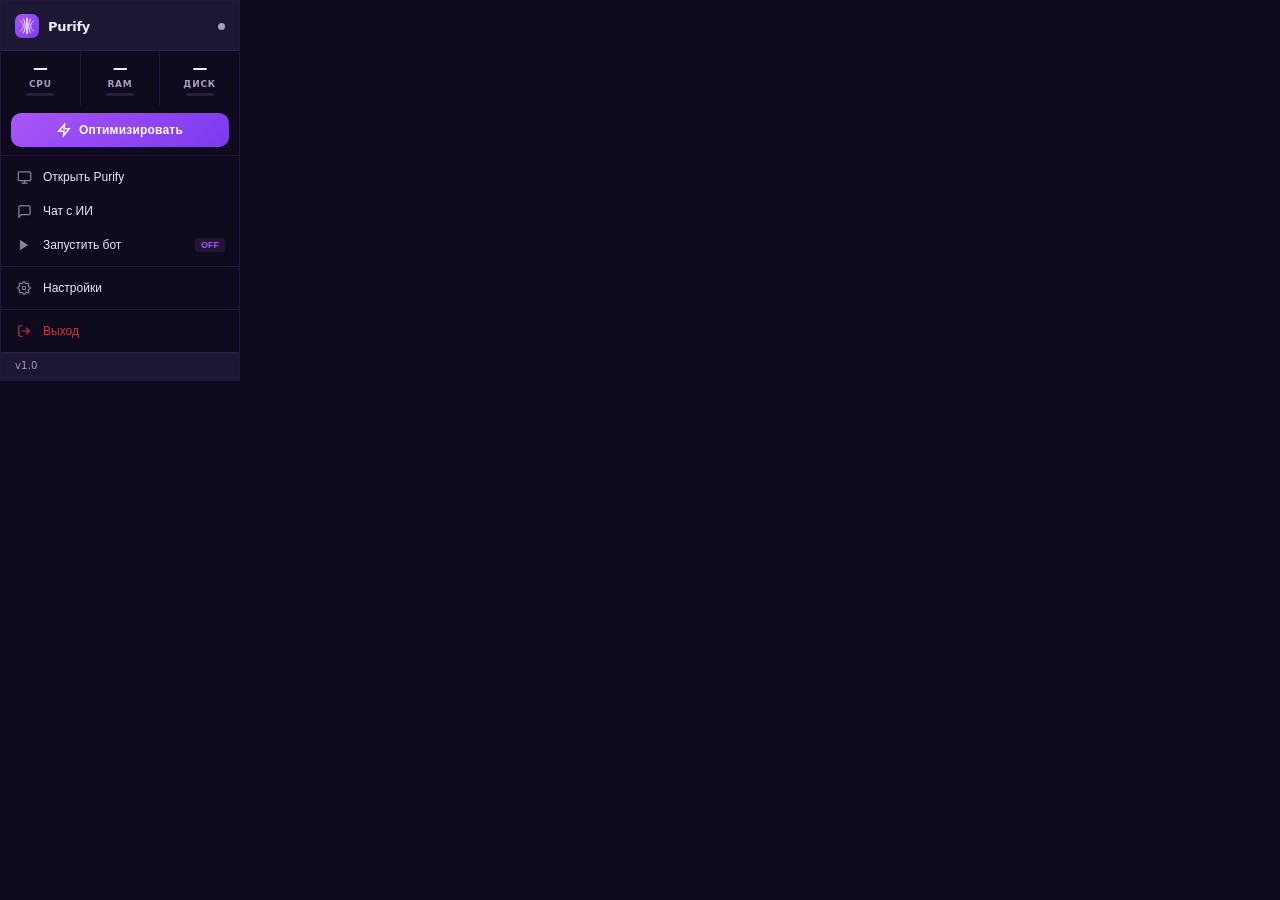
<file: demo/tray_popup.html>
<!DOCTYPE html>
<html lang="ru">
<head>
<meta charset="UTF-8">
<title>PurifyTrayPopup</title>
<style>
  * { box-sizing: border-box; margin: 0; padding: 0; }

  :root {
    --bg:      #0f0b1e;
    --surface: #1c1733;
    --raised:  #252040;
    --hover:   #2f2850;
    --border:  rgba(168,85,247,0.15);
    --text:    #ede8f5;
    --text2:   #a99bc2;
    --accent:  #a855f7;
    --acc-h:   #c084fc;
    --acc-dim: rgba(168,85,247,0.12);
    --success: #22c55e;
    --danger:  #ef4444;
    --warn:    #f59e0b;
  }

  html, body {
    width: 100%; height: 100%;
    background: #0f0b1e;
    font-family: 'Inter', 'Segoe UI', system-ui, sans-serif;
    font-size: 12px;
    color: var(--text);
    user-select: none;
    overflow: hidden;
  }

  .popup {
    width: 240px;
    background: var(--bg);
    border: 1px solid var(--border);
    border-radius: 0;
    overflow: hidden;
    display: flex;
    flex-direction: column;
  }

  /* ── Header ── */
  .head {
    display: flex;
    align-items: center;
    gap: 9px;
    padding: 13px 14px 12px;
    background: var(--surface);
    border-bottom: 1px solid var(--border);
  }
  .logo {
    width: 24px; height: 24px;
    background: linear-gradient(135deg, #a855f7, #7c3aed);
    border-radius: 7px;
    display: flex; align-items: center; justify-content: center;
    padding: 3px;
    flex-shrink: 0;
  }
  .logo svg { width: 100%; height: 100%; }
  .app-name {
    font-size: 13px; font-weight: 700;
    letter-spacing: -0.3px;
    flex: 1;
    color: var(--text);
  }
  .head-dot {
    width: 7px; height: 7px;
    border-radius: 50%;
    background: var(--text2);
    transition: all 0.4s;
  }
  .head-dot.on {
    background: var(--success);
    box-shadow: 0 0 6px rgba(34,197,94,0.5);
  }

  /* ── Stats row ── */
  .stats {
    display: flex;
    gap: 1px;
    background: var(--border);
  }
  .stat {
    flex: 1;
    display: flex;
    flex-direction: column;
    align-items: center;
    gap: 3px;
    padding: 10px 4px 9px;
    background: var(--bg);
  }
  .stat-val {
    font-size: 15px;
    font-weight: 700;
    letter-spacing: -0.5px;
    line-height: 1;
  }
  .stat-lbl {
    font-size: 9px;
    font-weight: 600;
    text-transform: uppercase;
    letter-spacing: 0.8px;
    color: var(--text2);
  }
  .stat-bar {
    width: 28px; height: 3px;
    border-radius: 2px;
    background: var(--raised);
    overflow: hidden;
    margin-top: 1px;
  }
  .stat-bar-fill {
    height: 100%;
    border-radius: 2px;
    background: var(--accent);
    transition: width 0.6s ease;
  }
  .stat-bar-fill.warn { background: var(--warn); }
  .stat-bar-fill.danger { background: var(--danger); }

  /* ── Optimize button ── */
  .opt-wrap {
    padding: 8px 10px;
    border-bottom: 1px solid var(--border);
  }
  .opt-btn {
    width: 100%;
    display: flex;
    align-items: center;
    justify-content: center;
    gap: 8px;
    padding: 10px 0;
    border: none;
    border-radius: 10px;
    background: linear-gradient(135deg, #a855f7, #7c3aed);
    color: #fff;
    font-size: 12px;
    font-weight: 700;
    cursor: pointer;
    transition: all 0.2s;
    position: relative;
    overflow: hidden;
    letter-spacing: 0.2px;
  }
  .opt-btn::before {
    content: '';
    position: absolute;
    inset: 0;
    background: linear-gradient(135deg, rgba(255,255,255,0.12), transparent);
    opacity: 0;
    transition: opacity 0.2s;
  }
  .opt-btn:hover::before { opacity: 1; }
  .opt-btn:active { transform: scale(0.97); }
  .opt-btn.running {
    background: var(--raised);
    color: var(--text2);
    pointer-events: none;
  }
  .opt-btn.done {
    background: linear-gradient(135deg, #059669, #10b981);
  }
  .opt-result {
    text-align: center;
    font-size: 10px;
    color: var(--text2);
    padding-top: 6px;
    line-height: 1.4;
    min-height: 0;
    overflow: hidden;
    transition: all 0.3s;
  }
  .opt-result:empty { padding: 0; }

  @keyframes spin {
    to { transform: rotate(360deg); }
  }
  .spinner {
    width: 14px; height: 14px;
    border: 2px solid rgba(255,255,255,0.25);
    border-top-color: #fff;
    border-radius: 50%;
    animation: spin 0.7s linear infinite;
  }

  /* ── Menu ── */
  .menu { padding: 4px 5px; }
  .menu + .menu { border-top: 1px solid var(--border); }

  .mi {
    display: flex;
    align-items: center;
    gap: 10px;
    padding: 8px 9px;
    border-radius: 8px;
    cursor: pointer;
    color: var(--text);
    transition: all 0.12s;
    font-size: 12px;
    font-weight: 500;
    border: none;
    background: transparent;
    width: 100%;
    text-align: left;
    position: relative;
    overflow: hidden;
  }
  .mi::before {
    content: '';
    position: absolute;
    inset: 0;
    border-radius: 8px;
    background: linear-gradient(135deg, rgba(168,85,247,0.08), transparent);
    opacity: 0;
    transition: opacity 0.15s;
  }
  .mi:hover::before { opacity: 1; }
  .mi:hover { background: var(--hover); }
  .mi:active { transform: scale(0.98); }

  .mi-icon {
    width: 18px; height: 18px;
    display: flex; align-items: center; justify-content: center;
    opacity: 0.55;
    flex-shrink: 0;
    transition: opacity 0.15s;
  }
  .mi:hover .mi-icon { opacity: 0.85; }
  .mi-text { flex: 1; }
  .mi-badge {
    font-size: 9px;
    font-weight: 700;
    padding: 2px 6px;
    border-radius: 4px;
    background: var(--acc-dim);
    color: var(--accent);
  }

  .mi.bot-on .mi-icon { opacity: 1; color: var(--danger); }
  .mi.bot-off .mi-icon { opacity: 1; color: var(--success); }

  .mi.danger { color: rgba(239,68,68,0.85); }
  .mi.danger .mi-icon { opacity: 0.8; color: var(--danger); }
  .mi.danger:hover { background: rgba(239,68,68,0.06); }
  .mi.danger::before { display: none; }

  /* ── Footer ── */
  .foot {
    display: flex;
    align-items: center;
    justify-content: space-between;
    padding: 7px 14px 9px;
    border-top: 1px solid var(--border);
    background: var(--surface);
  }
  .foot-ver {
    font-size: 10px;
    color: var(--text2);
    letter-spacing: 0.2px;
  }
  .foot-bat {
    display: flex;
    align-items: center;
    gap: 4px;
    font-size: 10px;
    font-weight: 600;
    color: var(--text2);
  }
  .foot-bat svg { opacity: 0.5; }
  .foot-bat.charging { color: var(--success); }
  .foot-bat.charging svg { opacity: 0.8; }
  .foot-bat.low { color: var(--warn); }
  .hidden { display: none !important; }
</style>
</head>
<body>

<div class="popup">
  <div class="head">
    <div class="logo"><svg viewBox="0 0 40 40" fill="none"><path d="M5 8Q20 20 5 32" stroke="#fff" stroke-width="1.5" stroke-linecap="round"/><path d="M12.5 5Q20 20 12.5 35" stroke="#fff" stroke-width="2.2" stroke-linecap="round"/><path d="M20 3.5Q20 20 20 36.5" stroke="#fff" stroke-width="3.2" stroke-linecap="round"/><path d="M27.5 5Q20 20 27.5 35" stroke="#fff" stroke-width="2.2" stroke-linecap="round"/><path d="M35 8Q20 20 35 32" stroke="#fff" stroke-width="1.5" stroke-linecap="round"/></svg></div>
    <span class="app-name">Purify</span>
    <div class="head-dot" id="hd-dot" title="Бот остановлен"></div>
  </div>

  <!-- System stats -->
  <div class="stats">
    <div class="stat">
      <div class="stat-val" id="s-cpu">—</div>
      <div class="stat-lbl">CPU</div>
      <div class="stat-bar"><div class="stat-bar-fill" id="sb-cpu" style="width:0"></div></div>
    </div>
    <div class="stat">
      <div class="stat-val" id="s-ram">—</div>
      <div class="stat-lbl">RAM</div>
      <div class="stat-bar"><div class="stat-bar-fill" id="sb-ram" style="width:0"></div></div>
    </div>
    <div class="stat">
      <div class="stat-val" id="s-disk">—</div>
      <div class="stat-lbl">Диск</div>
      <div class="stat-bar"><div class="stat-bar-fill" id="sb-disk" style="width:0"></div></div>
    </div>
  </div>

  <!-- Optimize -->
  <div class="opt-wrap">
    <button class="opt-btn" id="opt-btn" onclick="doOptimize()">
      <svg width="14" height="14" viewBox="0 0 24 24" fill="none" stroke="currentColor" stroke-width="2.5" stroke-linecap="round">
        <path d="M13 2L3 14h9l-1 8 10-12h-9l1-8z"/>
      </svg>
      Оптимизировать
    </button>
    <div class="opt-result" id="opt-result"></div>
  </div>

  <!-- Menu -->
  <div class="menu">
    <button class="mi" onclick="doShow()">
      <span class="mi-icon">
        <svg width="15" height="15" viewBox="0 0 24 24" fill="none" stroke="currentColor" stroke-width="2" stroke-linecap="round"><rect x="2" y="3" width="20" height="14" rx="2"/><path d="M8 21h8M12 17v4"/></svg>
      </span>
      <span class="mi-text">Открыть Purify</span>
    </button>

    <button class="mi" onclick="doChat()">
      <span class="mi-icon">
        <svg width="15" height="15" viewBox="0 0 24 24" fill="none" stroke="currentColor" stroke-width="2" stroke-linecap="round"><path d="M21 15a2 2 0 0 1-2 2H7l-4 4V5a2 2 0 0 1 2-2h14a2 2 0 0 1 2 2z"/></svg>
      </span>
      <span class="mi-text">Чат с ИИ</span>
    </button>

    <button class="mi" id="bot-btn" onclick="doToggleBot()">
      <span class="mi-icon" id="bot-icon">
        <svg width="14" height="14" viewBox="0 0 24 24" fill="currentColor"><polygon points="5 3 19 12 5 21 5 3"/></svg>
      </span>
      <span class="mi-text" id="bot-label">Запустить бот</span>
      <span class="mi-badge" id="bot-badge">OFF</span>
    </button>
  </div>

  <div class="menu">
    <button class="mi" onclick="doNav('settings')">
      <span class="mi-icon">
        <svg width="14" height="14" viewBox="0 0 24 24" fill="none" stroke="currentColor" stroke-width="2" stroke-linecap="round"><circle cx="12" cy="12" r="3"/><path d="M19.4 15a1.65 1.65 0 0 0 .33 1.82l.06.06a2 2 0 0 1-2.83 2.83l-.06-.06a1.65 1.65 0 0 0-1.82-.33 1.65 1.65 0 0 0-1 1.51V21a2 2 0 0 1-4 0v-.09A1.65 1.65 0 0 0 9 19.4a1.65 1.65 0 0 0-1.82.33l-.06.06a2 2 0 0 1-2.83-2.83l.06-.06A1.65 1.65 0 0 0 4.68 15a1.65 1.65 0 0 0-1.51-1H3a2 2 0 0 1 0-4h.09A1.65 1.65 0 0 0 4.6 9a1.65 1.65 0 0 0-.33-1.82l-.06-.06a2 2 0 0 1 2.83-2.83l.06.06A1.65 1.65 0 0 0 9 4.68a1.65 1.65 0 0 0 1-1.51V3a2 2 0 0 1 4 0v.09a1.65 1.65 0 0 0 1 1.51 1.65 1.65 0 0 0 1.82-.33l.06-.06a2 2 0 0 1 2.83 2.83l-.06.06A1.65 1.65 0 0 0 19.4 9a1.65 1.65 0 0 0 1.51 1H21a2 2 0 0 1 0 4h-.09a1.65 1.65 0 0 0-1.51 1z"/></svg>
      </span>
      <span class="mi-text">Настройки</span>
    </button>
  </div>

  <div class="menu">
    <button class="mi danger" onclick="doQuit()">
      <span class="mi-icon">
        <svg width="14" height="14" viewBox="0 0 24 24" fill="none" stroke="currentColor" stroke-width="2" stroke-linecap="round"><path d="M9 21H5a2 2 0 0 1-2-2V5a2 2 0 0 1 2-2h4"/><polyline points="16 17 21 12 16 7"/><line x1="21" y1="12" x2="9" y2="12"/></svg>
      </span>
      <span class="mi-text">Выход</span>
    </button>
  </div>

  <!-- Footer -->
  <div class="foot">
    <span class="foot-ver">v1.0</span>
    <span class="foot-bat hidden" id="bat-info">
      <svg width="12" height="12" viewBox="0 0 24 24" fill="none" stroke="currentColor" stroke-width="2" stroke-linecap="round"><rect x="1" y="6" width="18" height="12" rx="2"/><line x1="23" y1="10" x2="23" y2="14"/></svg>
      <span id="bat-pct">—</span>
    </span>
  </div>
</div>

<script>
  let _botRunning = false;

  async function init() {
    try {
      const [botR, statsR, batR] = await Promise.all([
        pywebview.api.isBotRunning().catch(() => null),
        pywebview.api.getStats().catch(() => null),
        pywebview.api.getBatteryInfo().catch(() => null),
      ]);
      if (botR) applyBot(botR.running);
      if (statsR) applyStats(statsR);
      if (batR) applyBattery(batR);
    } catch(e) {}
  }

  function applyStats(s) {
    const cpu = s.cpu || 0;
    const ram = s.ram_total > 0 ? Math.round(s.ram_used / s.ram_total * 100) : 0;
    const disk = s.disk_total > 0 ? Math.round(s.disk_used / s.disk_total * 100) : 0;
    el('s-cpu').textContent = cpu + '%';
    el('s-ram').textContent = ram + '%';
    el('s-disk').textContent = disk + '%';
    setBar('sb-cpu', cpu);
    setBar('sb-ram', ram);
    setBar('sb-disk', disk);
  }

  function setBar(id, val) {
    const b = el(id);
    b.style.width = val + '%';
    b.className = 'stat-bar-fill' + (val > 90 ? ' danger' : val > 70 ? ' warn' : '');
  }

  function applyBattery(b) {
    if (!b || !b.present) return;
    const wrap = el('bat-info');
    wrap.classList.remove('hidden');
    el('bat-pct').textContent = b.percent + '%';
    wrap.className = 'foot-bat' + (b.plugged ? ' charging' : b.percent <= 20 ? ' low' : '');
  }

  function applyBot(running) {
    _botRunning = running;
    el('hd-dot').className = 'head-dot' + (running ? ' on' : '');
    el('hd-dot').title = running ? 'Бот работает' : 'Бот остановлен';
    el('bot-label').textContent = running ? 'Остановить бот' : 'Запустить бот';
    el('bot-btn').className = 'mi ' + (running ? 'bot-on' : 'bot-off');
    const badge = el('bot-badge');
    badge.textContent = running ? 'ON' : 'OFF';
    badge.style.background = running ? 'rgba(34,197,94,0.12)' : '';
    badge.style.color = running ? '#22c55e' : '';
    el('bot-icon').innerHTML = running
      ? '<svg width="12" height="12" viewBox="0 0 24 24" fill="currentColor"><rect x="4" y="4" width="16" height="16" rx="2"/></svg>'
      : '<svg width="14" height="14" viewBox="0 0 24 24" fill="currentColor"><polygon points="5 3 19 12 5 21 5 3"/></svg>';
  }

  async function doToggleBot() {
    const was = _botRunning;
    applyBot(!was);
    try {
      if (was) await pywebview.api.stopBot();
      else await pywebview.api.startBot();
    } catch(e) { applyBot(was); }
    closePopup();
  }

  async function doOptimize() {
    const btn = el('opt-btn');
    const res = el('opt-result');
    btn.classList.add('running');
    btn.innerHTML = '<div class="spinner"></div> Оптимизация...';
    res.textContent = '';
    try {
      const r = await pywebview.api.quickOptimize();
      btn.classList.remove('running');
      btn.classList.add('done');
      btn.innerHTML = '<svg width="14" height="14" viewBox="0 0 24 24" fill="none" stroke="currentColor" stroke-width="2.5" stroke-linecap="round"><polyline points="20 6 9 17 4 12"/></svg> Готово';
      const parts = [];
      if (r.freed_mb > 0) parts.push('Очищено ' + r.freed_mb + ' МБ');
      if (r.deleted > 0) parts.push(r.deleted + ' файлов удалено');
      if (r.ram_freed_mb > 0) parts.push('RAM +' + r.ram_freed_mb + ' МБ');
      else if (r.ram_available_mb > 0) parts.push('RAM свободно: ' + Math.round(r.ram_available_mb / 1024 * 10) / 10 + ' ГБ');
      res.textContent = parts.join(' · ') || 'Система оптимизирована';
      // Refresh stats
      try {
        const s = await pywebview.api.getStats();
        if (s) applyStats(s);
      } catch(e) {}
      setTimeout(() => {
        btn.classList.remove('done');
        btn.innerHTML = '<svg width="14" height="14" viewBox="0 0 24 24" fill="none" stroke="currentColor" stroke-width="2.5" stroke-linecap="round"><path d="M13 2L3 14h9l-1 8 10-12h-9l1-8z"/></svg> Оптимизировать';
        res.textContent = '';
      }, 4000);
    } catch(e) {
      btn.classList.remove('running');
      btn.innerHTML = '<svg width="14" height="14" viewBox="0 0 24 24" fill="none" stroke="currentColor" stroke-width="2.5" stroke-linecap="round"><path d="M13 2L3 14h9l-1 8 10-12h-9l1-8z"/></svg> Оптимизировать';
      res.textContent = 'Ошибка оптимизации';
    }
  }

  function doShow() { pywebview.api.showMainWindow(); closePopup(); }
  function doChat() { pywebview.api.navigateTo('chat'); pywebview.api.showMainWindow(); closePopup(); }
  function doNav(p) { pywebview.api.navigateTo(p); pywebview.api.showMainWindow(); closePopup(); }
  function doQuit() { pywebview.api.quitApp(); }
  function closePopup() { pywebview.api.closePopup(); }
  function el(id) { return document.getElementById(id); }

  window.addEventListener('pywebviewready', init);
</script>
</body>
</html>
</file>
